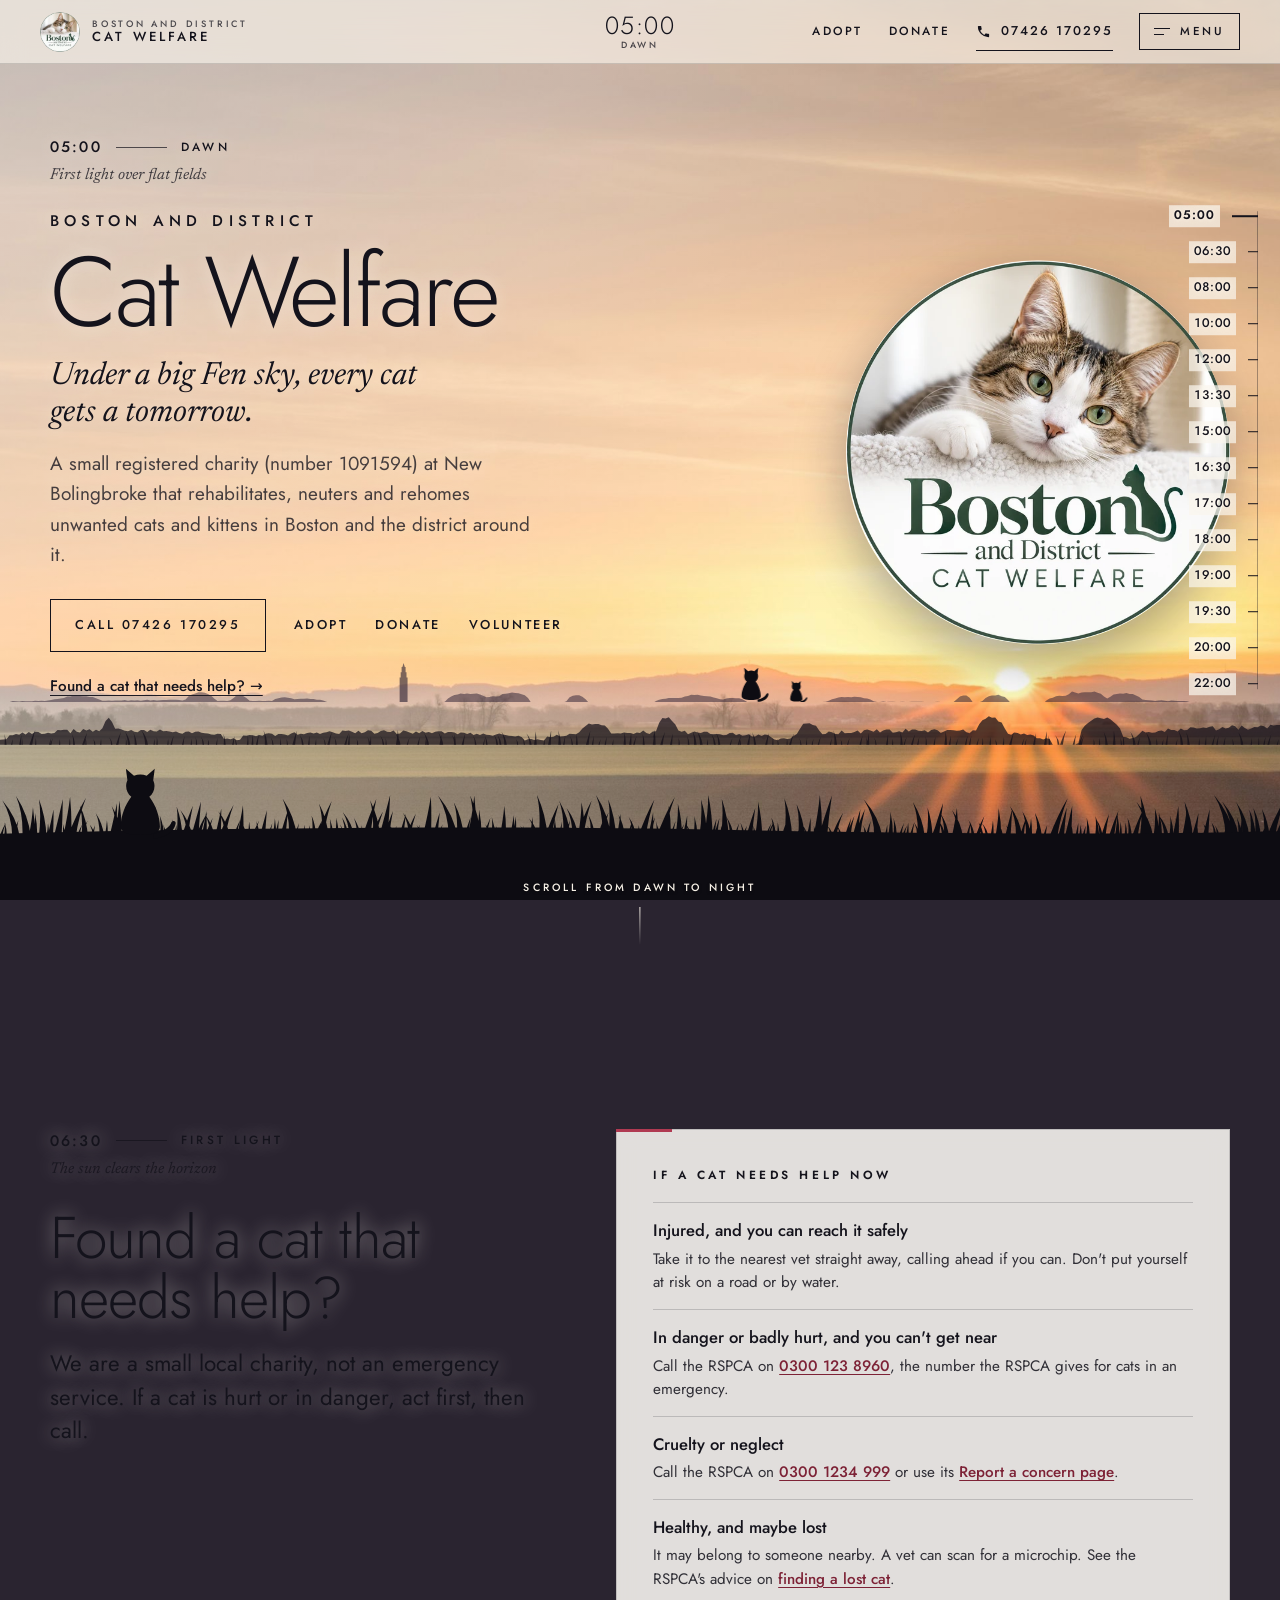
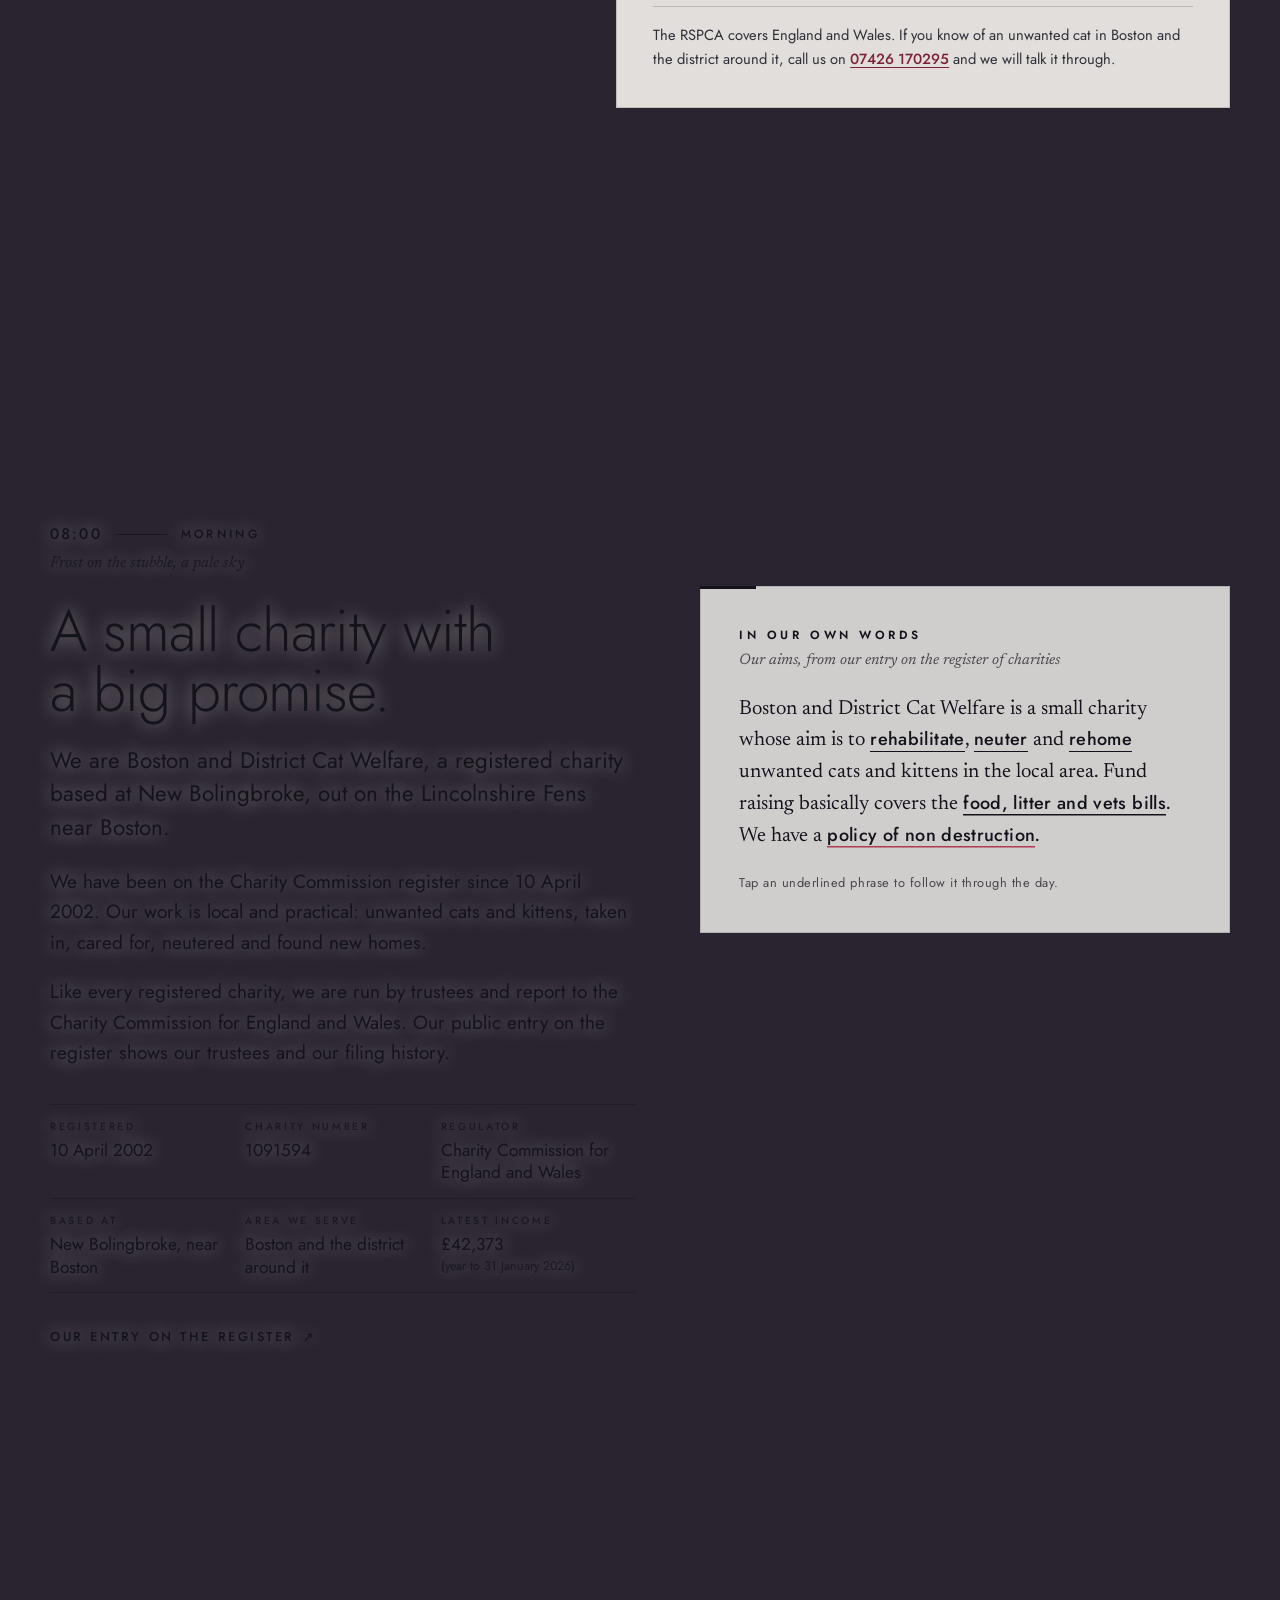
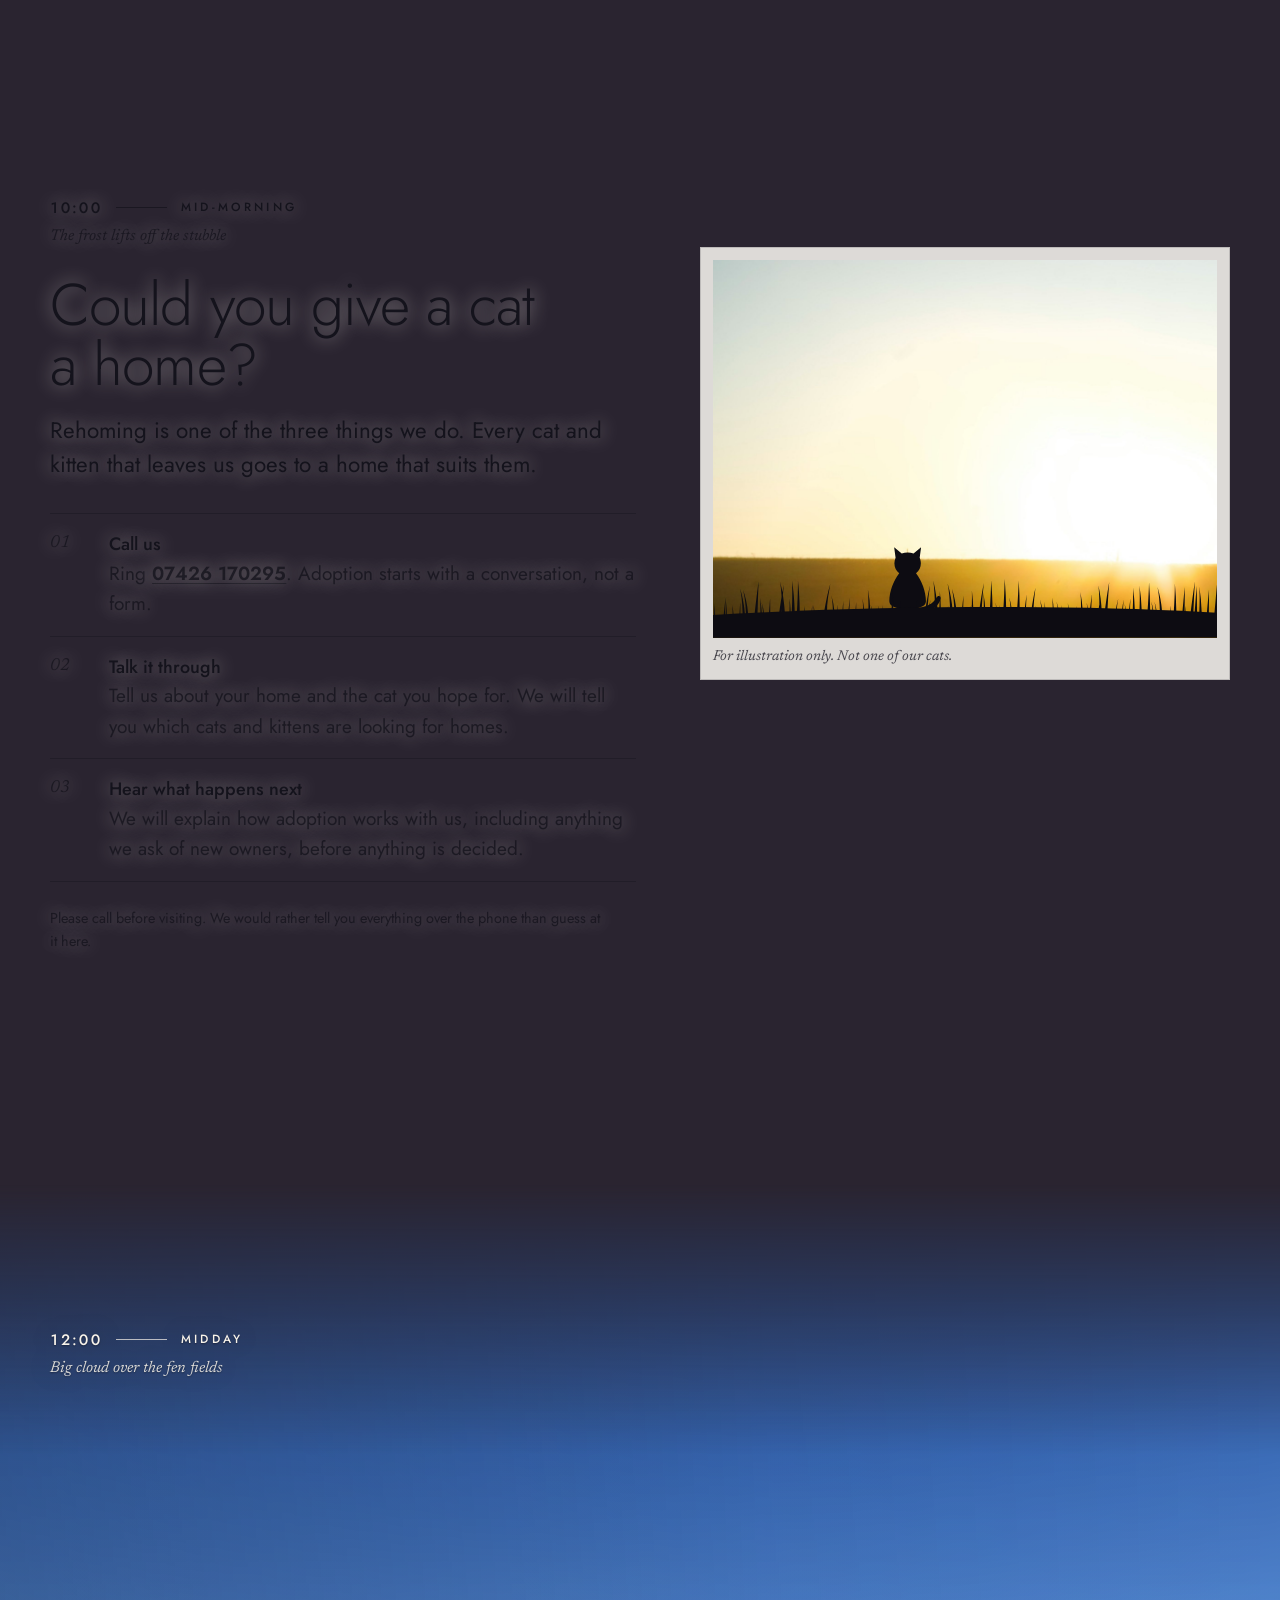
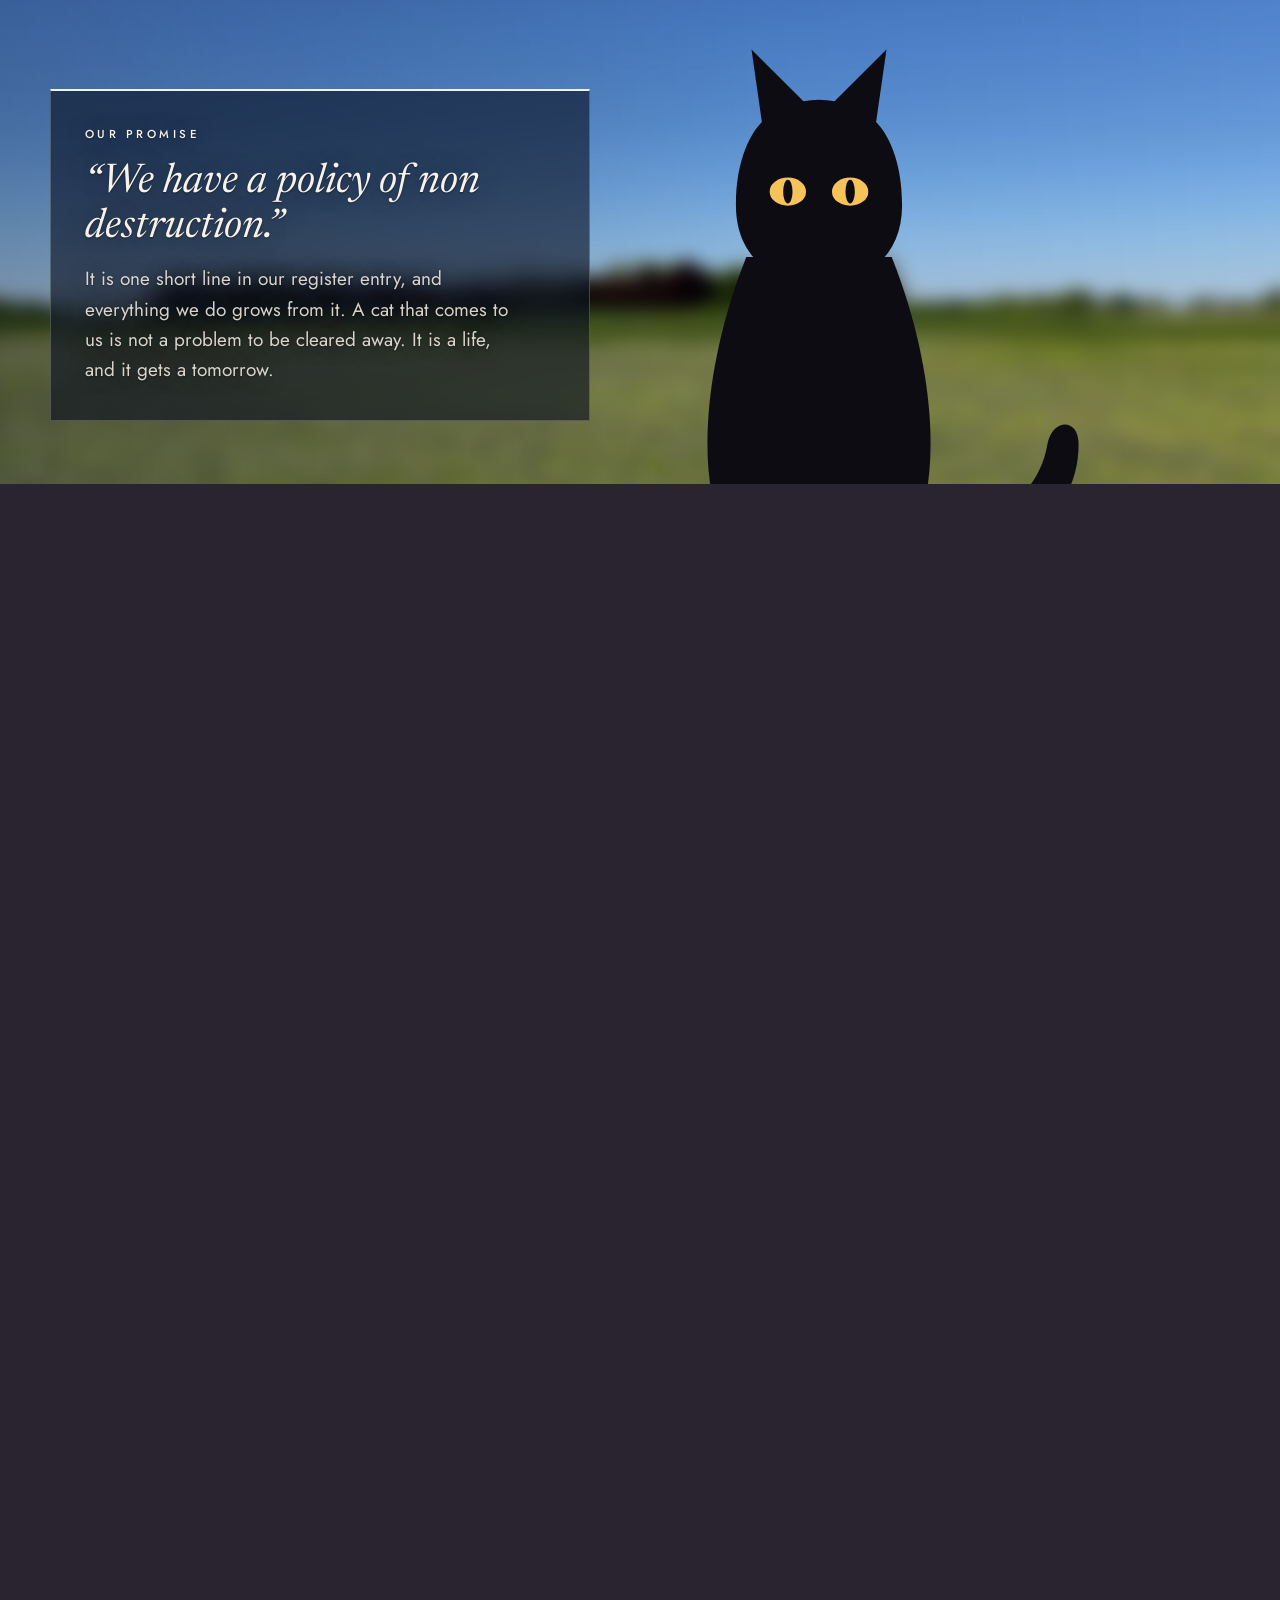
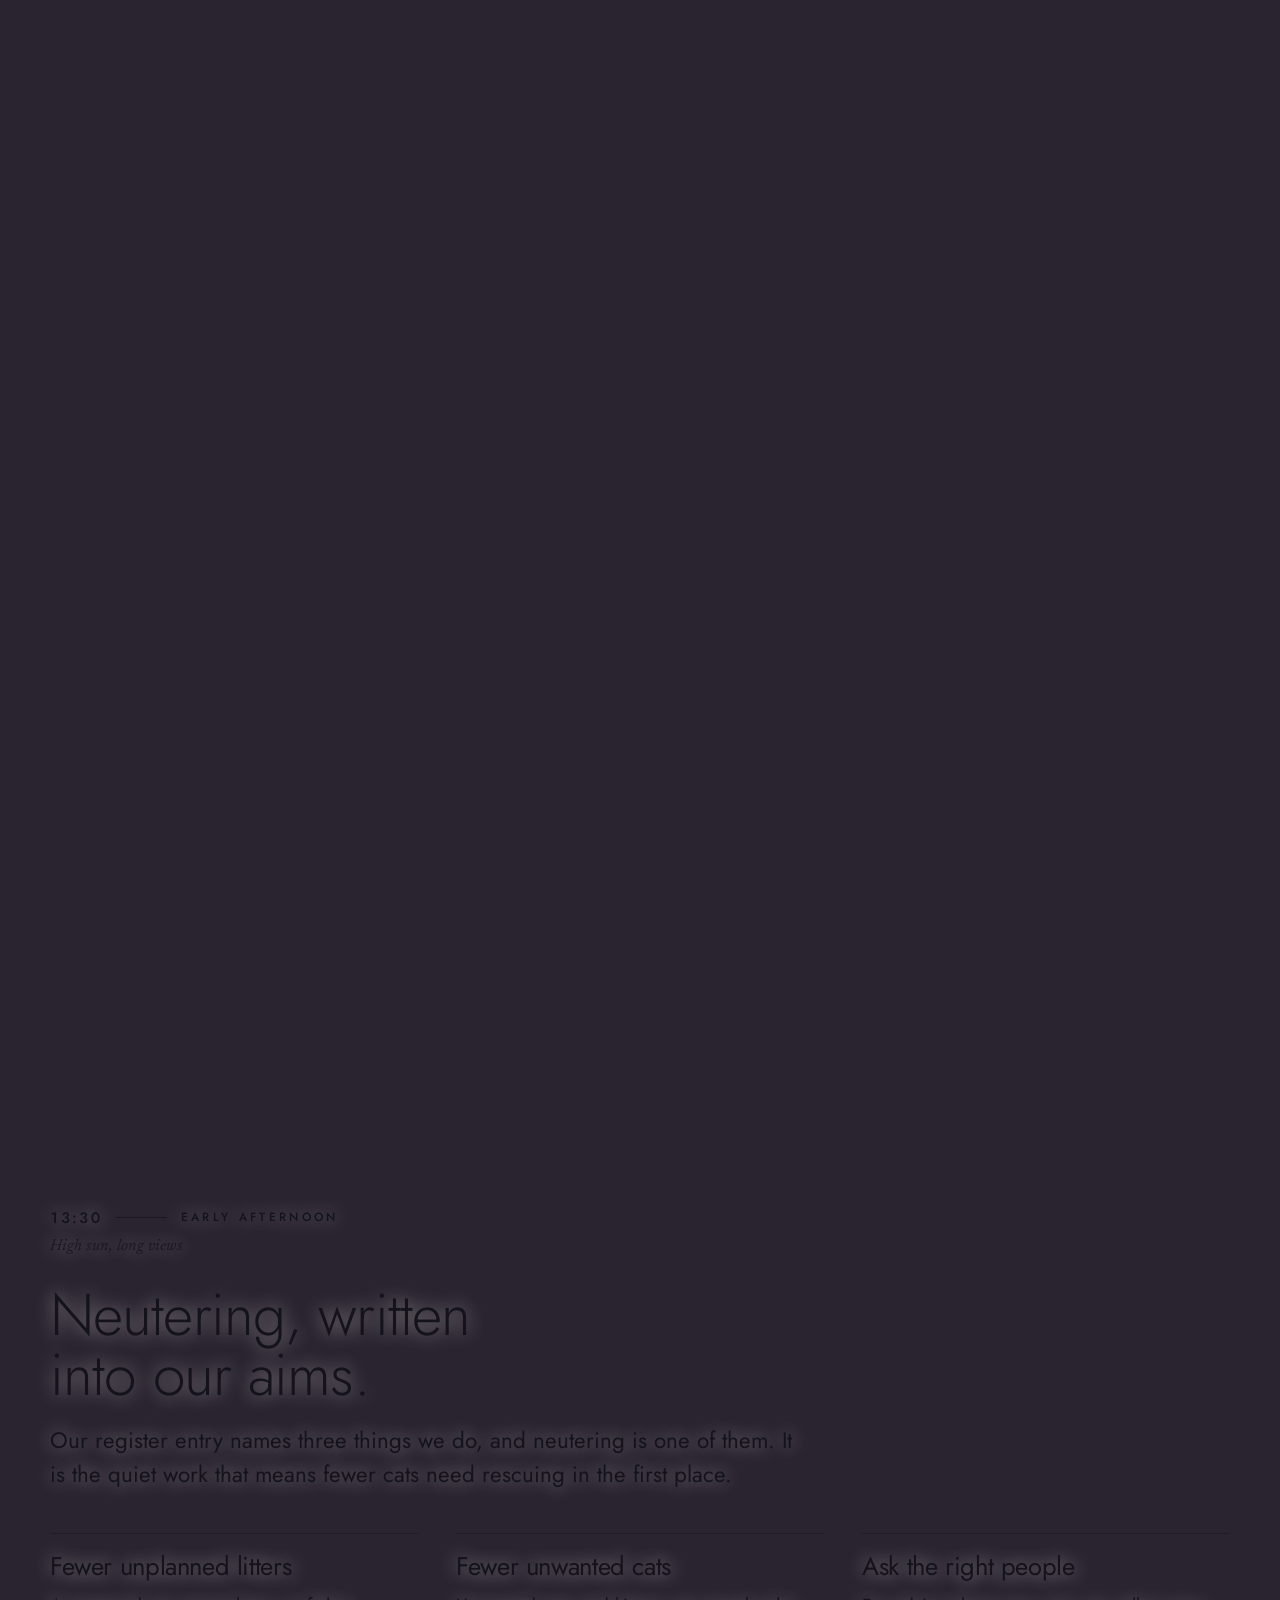
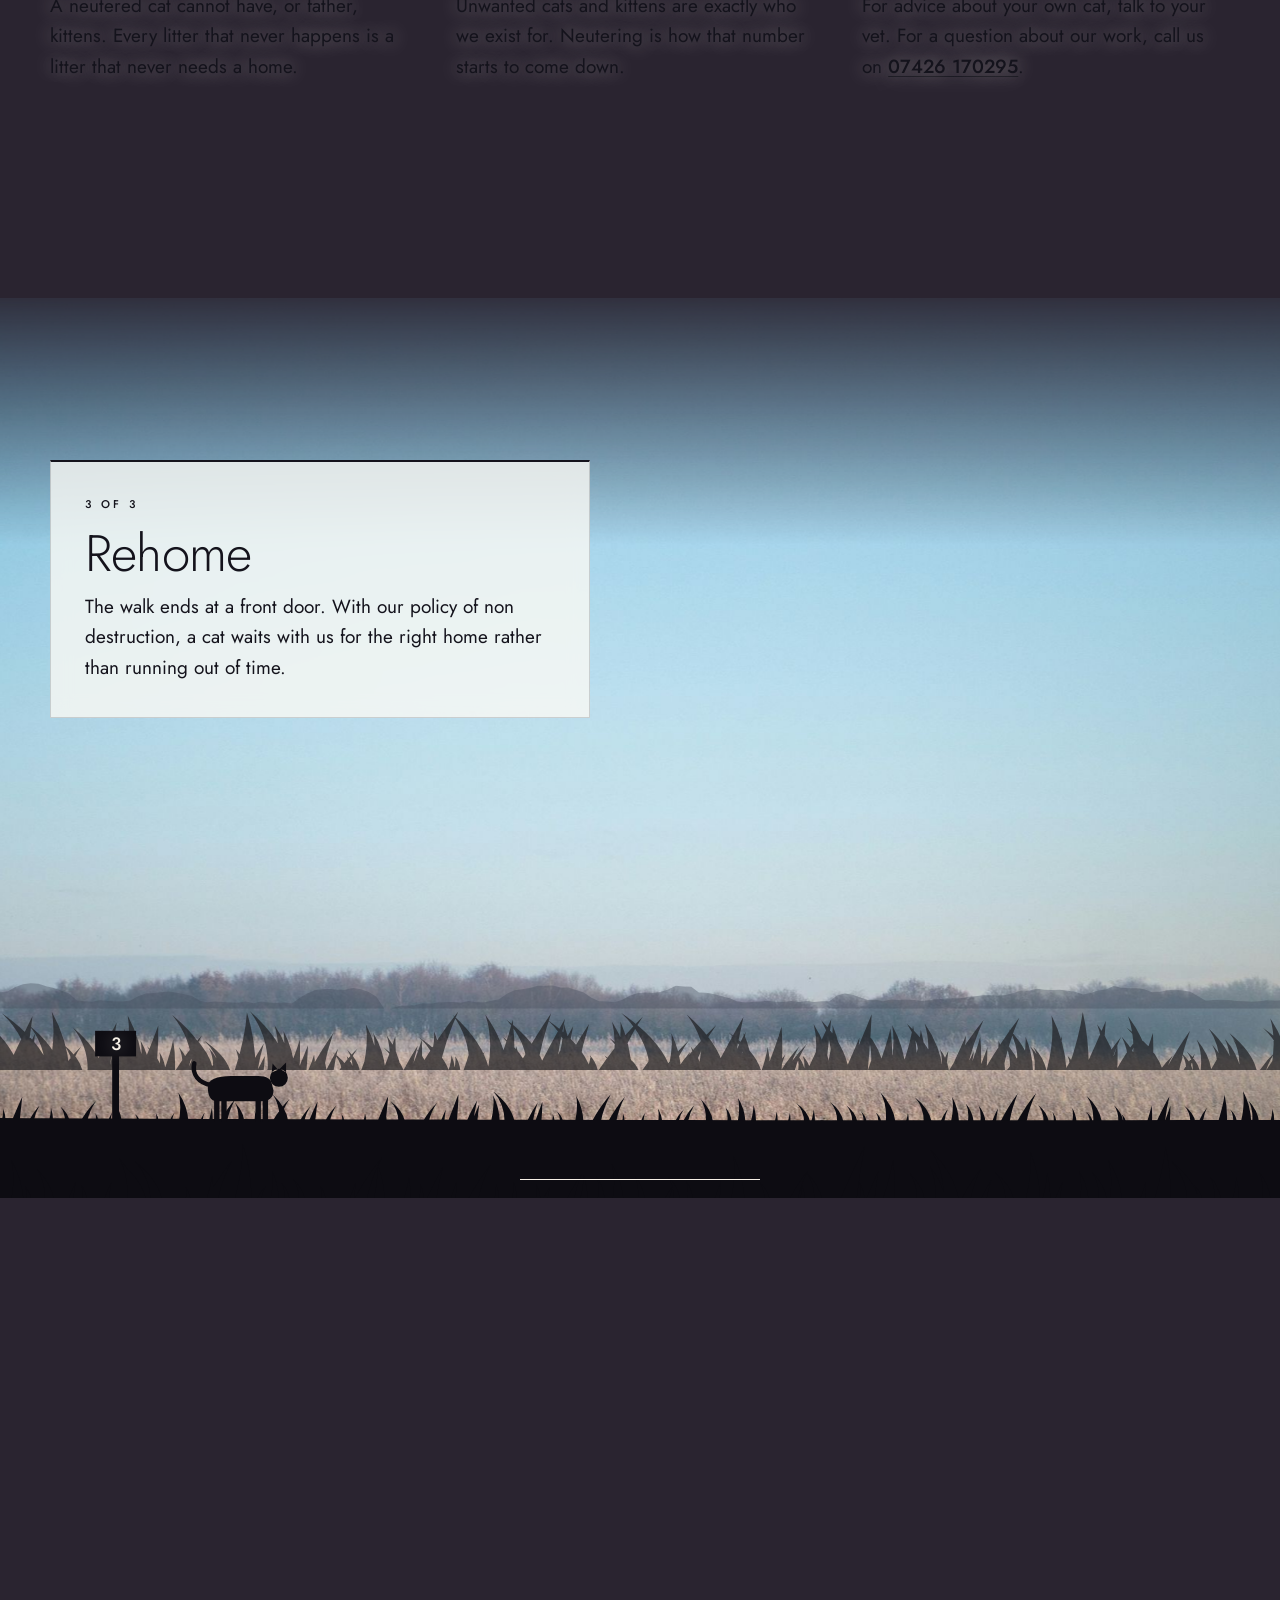
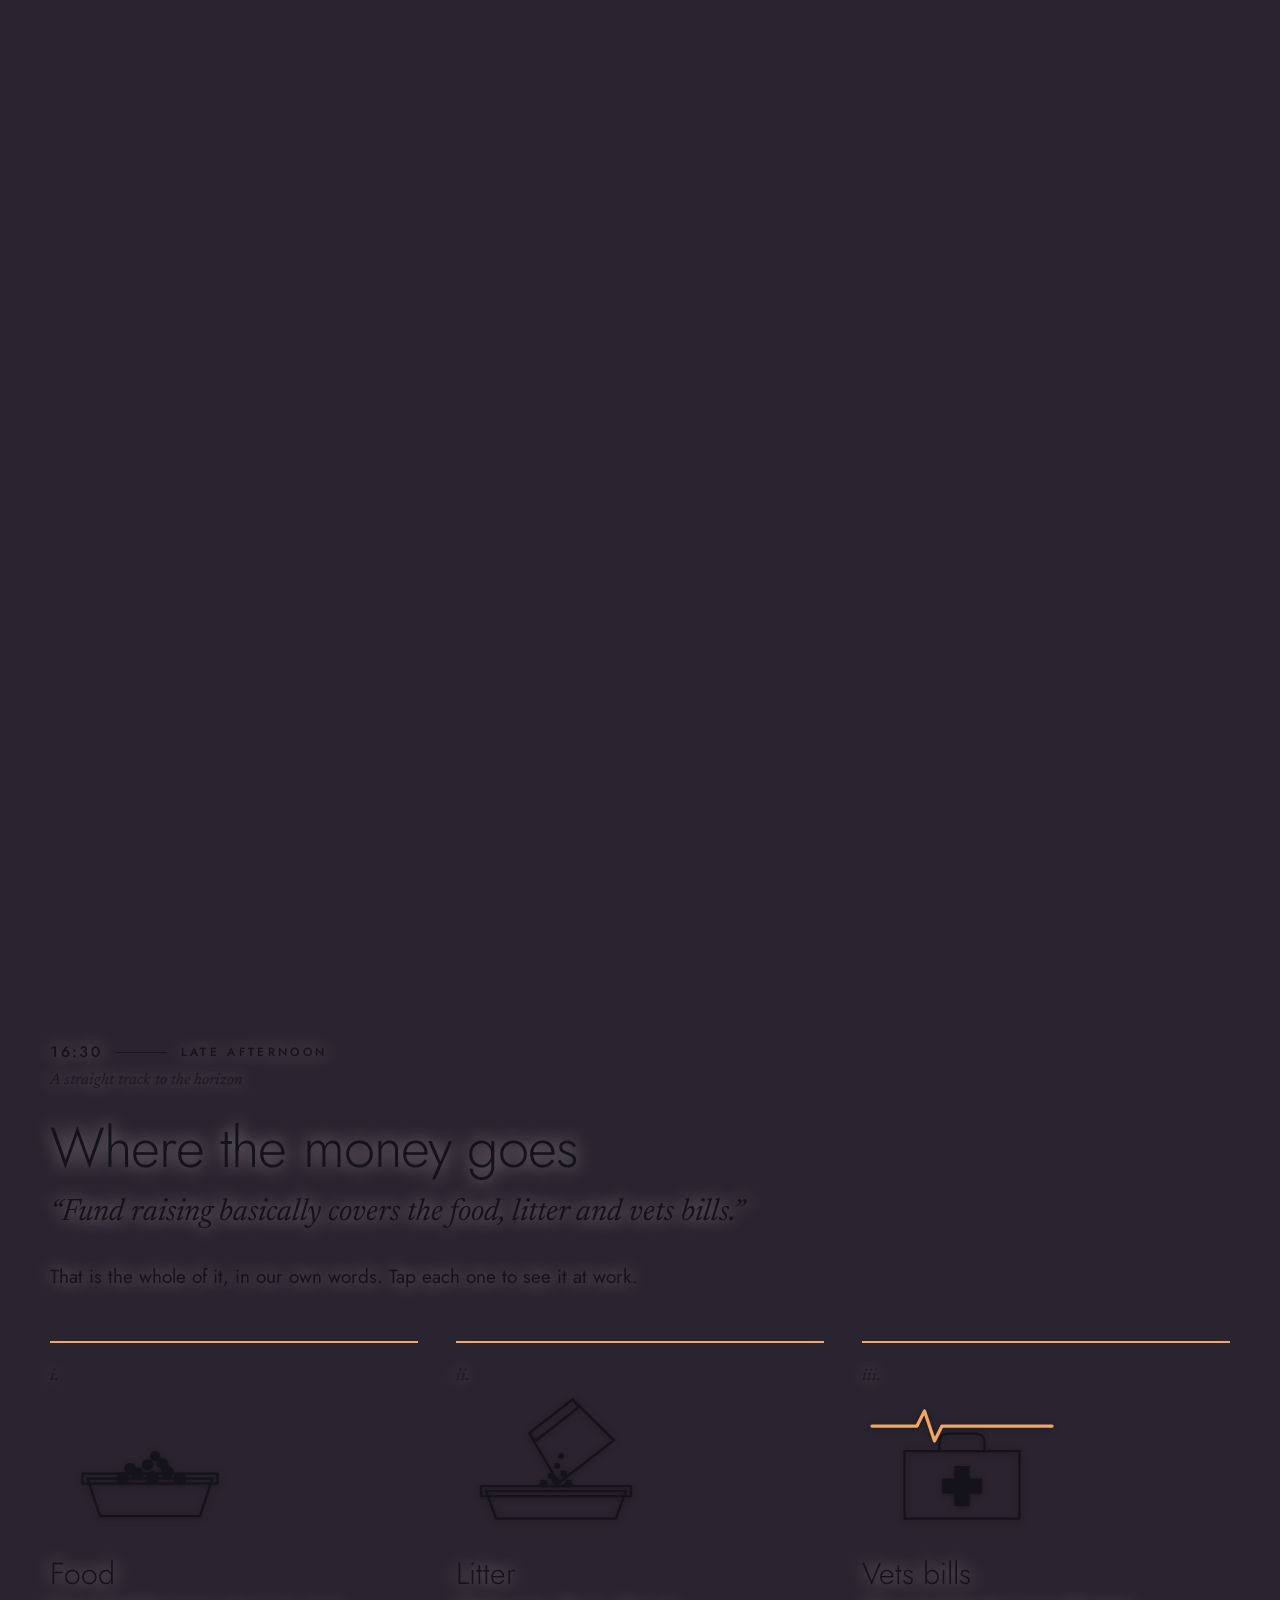
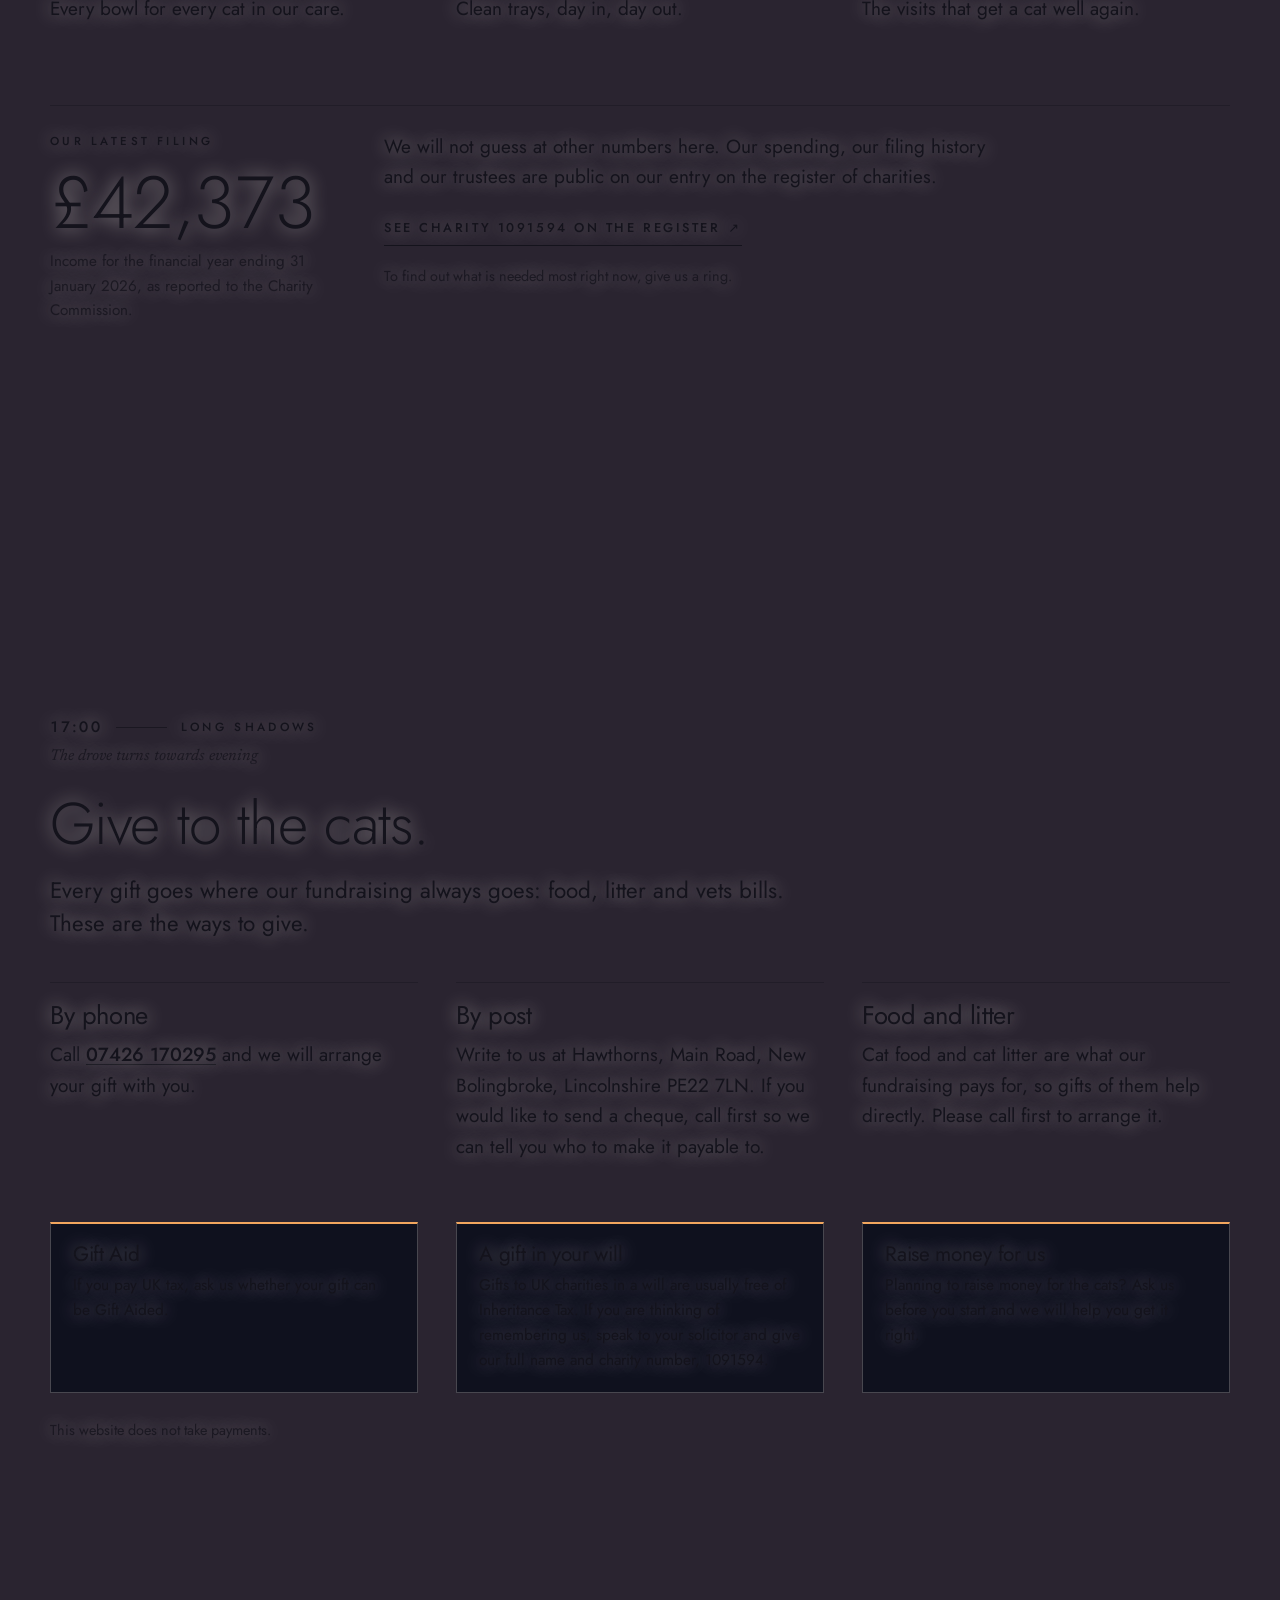
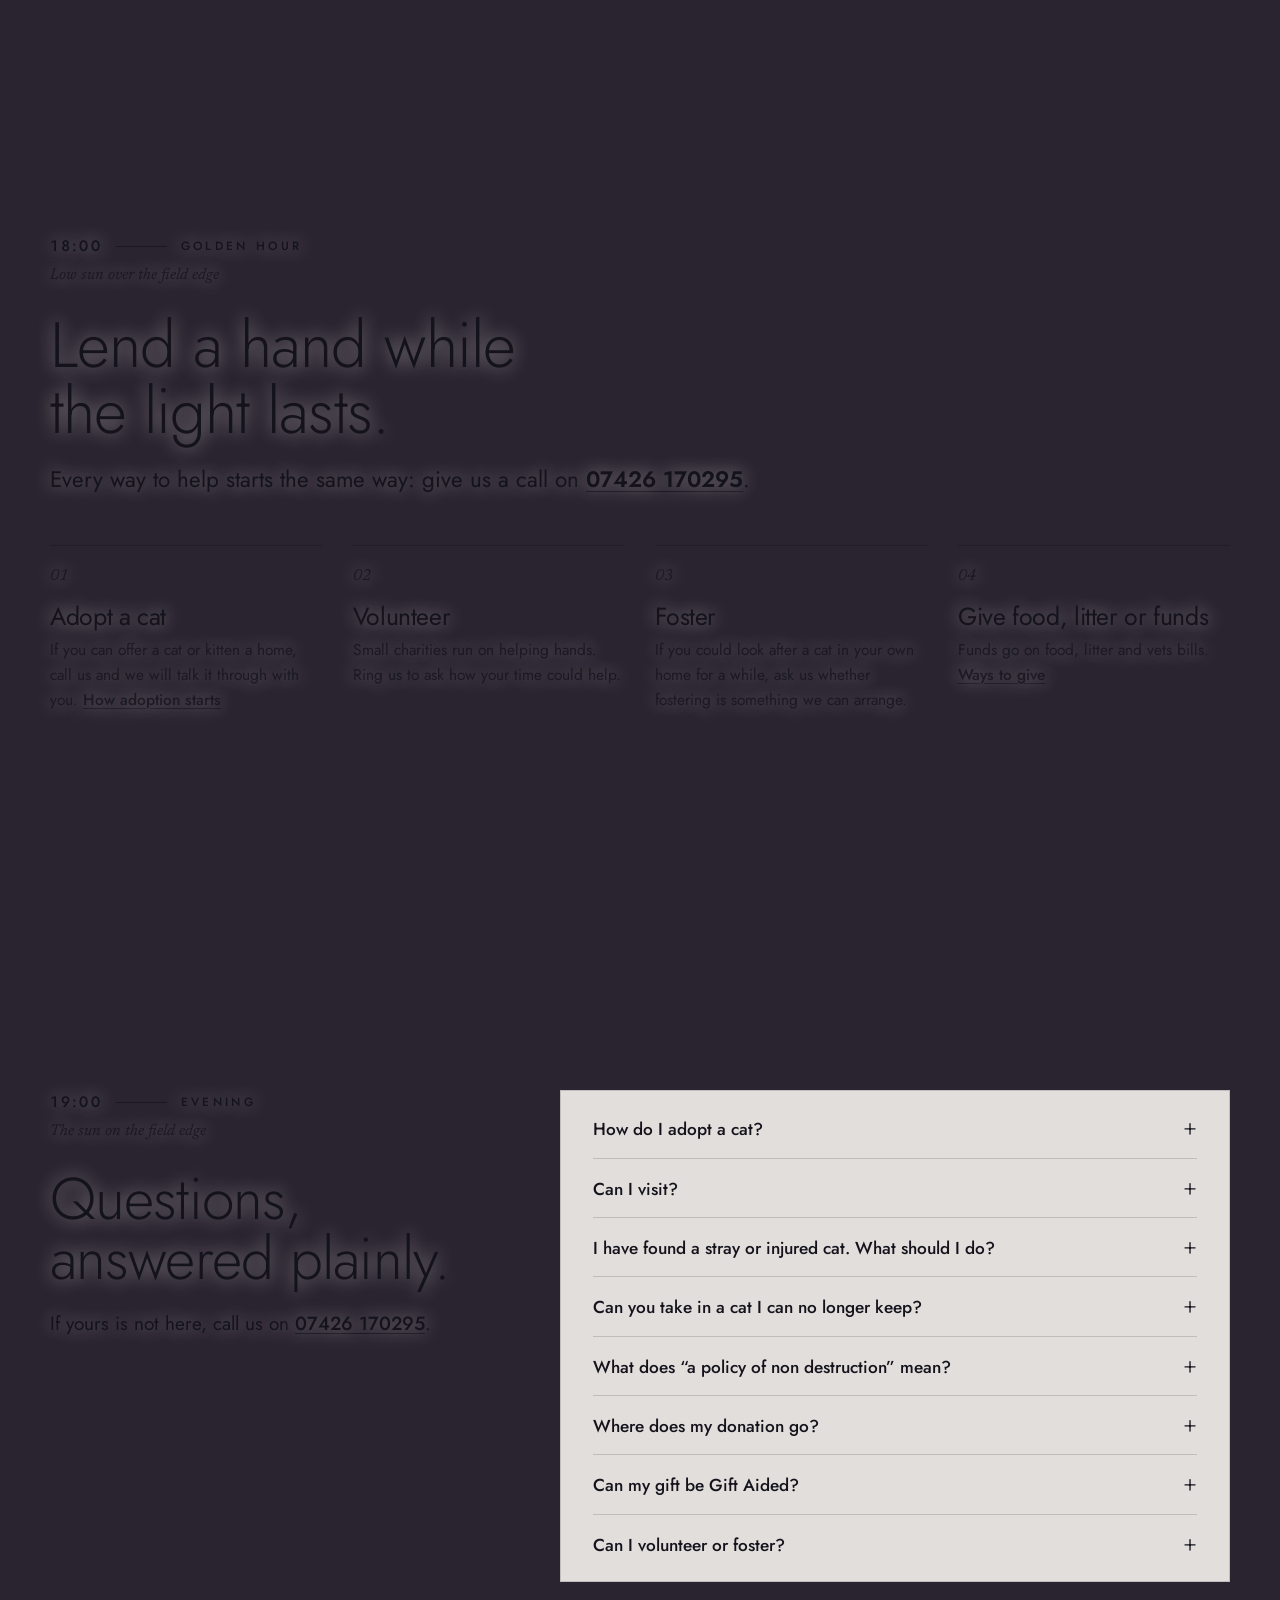
<file: index.html>
<!doctype html>
<html lang="en-GB" data-ai-images="off">
<head>
<meta charset="utf-8">
<meta name="viewport" content="width=device-width, initial-scale=1, viewport-fit=cover">
<title>Boston and District Cat Welfare · Big sky, small paws</title>
<meta name="description" content="Boston and District Cat Welfare is a small registered charity (1091594) at New Bolingbroke, near Boston in the Lincolnshire Fens. We rehabilitate, neuter and rehome unwanted cats and kittens, with a policy of non destruction.">
<meta name="theme-color" content="#c99a78">
<meta property="og:type" content="website">
<meta property="og:locale" content="en_GB">
<meta property="og:site_name" content="Boston and District Cat Welfare">
<meta property="og:title" content="Boston and District Cat Welfare · Big sky, small paws">
<meta property="og:description" content="A small Fen charity that rehabilitates, neuters and rehomes unwanted cats and kittens. Under a big Fen sky, every cat gets a tomorrow.">
<meta property="og:image" content="https://bostoncatwelfare.com/assets/og-hero-v1.jpg?v=1">
<meta property="og:image:type" content="image/jpeg">
<meta property="og:image:width" content="1800">
<meta property="og:image:height" content="945">
<meta property="og:image:alt" content="Two black cat silhouettes sit on a flat horizon watching the sun rise over farmland, beside the words Boston and District Cat Welfare.">
<meta name="twitter:card" content="summary_large_image">
<meta name="twitter:image" content="https://bostoncatwelfare.com/assets/og-hero-v1.jpg?v=1">
<link rel="icon" href="assets/brand/bdcw-icon-128.png" type="image/png">
<link rel="apple-touch-icon" href="assets/brand/apple-touch-icon.png">
<link rel="preload" as="image" href="assets/photo/0500-dawn.jpg" fetchpriority="high">
<link rel="preconnect" href="https://fonts.googleapis.com">
<link rel="preconnect" href="https://fonts.gstatic.com" crossorigin>
<link href="https://fonts.googleapis.com/css2?family=Jost:wght@300;400;500;600&family=Newsreader:ital,opsz,wght@1,6..72,400&display=swap" rel="stylesheet">
<link rel="stylesheet" href="assets/site.css">
<script type="application/ld+json">
{
  "@context": "https://schema.org",
  "@type": "NGO",
  "name": "Boston and District Cat Welfare",
  "description": "A small charity whose aim is to rehabilitate, neuter and rehome unwanted cats and kittens in the local area, with a policy of non destruction.",
  "telephone": "+44 7426 170295",
  "address": {
    "@type": "PostalAddress",
    "streetAddress": "Hawthorns, Main Road",
    "addressLocality": "New Bolingbroke",
    "addressRegion": "Lincolnshire",
    "postalCode": "PE22 7LN",
    "addressCountry": "GB"
  },
  "areaServed": "Boston and district, Lincolnshire",
  "identifier": {
    "@type": "PropertyValue",
    "propertyID": "Registered charity number (Charity Commission for England and Wales)",
    "value": "1091594"
  },
  "sameAs": "https://register-of-charities.charitycommission.gov.uk/charity-search/-/charity-details/1091594"
}
</script>
</head>
<body>
<a class="skip" href="#top">Skip to content</a>

<!-- Shared art: the drawn cut-outs reused across the page -->
<svg width="0" height="0" style="position:absolute" aria-hidden="true" focusable="false">
  <defs>
    <symbol id="cat-back" viewBox="40 44 56 64">
      <path d="M60 104c-9.5 0-15.5-2-15.5-6.5 0-7.6 3.4-17.4 8.4-23.6-2.6-2-4.1-5-4.1-8.5 0-1.7.4-3.3 1-4.7l-1.2-8.9 6.4 5.4c1.6-.7 3.3-1 5-1s3.4.3 5 1l6.4-5.4-1.2 8.9c.6 1.4 1 3 1 4.7 0 3.5-1.5 6.5-4.1 8.5 5 6.2 8.4 16 8.4 23.6 0 4.5-6 6.5-15.5 6.5z"/>
    </symbol>
    <symbol id="cat-walk" viewBox="-4 -8 128 82">
      <g stroke-linecap="round">
        <path class="w-tail" fill="none" stroke="currentColor" stroke-width="5" d="M28 24C14 22 6 12 9 0"/>
        <path class="leg leg-a" stroke="currentColor" stroke-width="6" d="M34 34V70"/><path class="leg leg-b" stroke="currentColor" stroke-width="6" d="M42 34V70"/>
        <path class="leg leg-b" stroke="currentColor" stroke-width="6" d="M80 34V70"/><path class="leg leg-a" stroke="currentColor" stroke-width="6" d="M88 34V70"/>
        <path fill="currentColor" d="M24 26C24 18 34 14 50 14H80C90 14 94 18 95 22L97 30C97 38 92 42 84 42H34C27 42 24 36 24 26Z"/>
        <path fill="currentColor" d="M93 16a10 10 0 1 0 20 0 10 10 0 1 0-20 0Z M95 10l1-10 6 7Z M104 6l7-7v11Z"/>
      </g>
    </symbol>
    <!-- a tiny church tower with an octagonal lantern, for the far horizon at dawn -->
    <symbol id="far-tower" viewBox="0 0 20 60">
      <path d="M4 60V22h1.6V14h1.4V6h1.2L10 0l1.8 6H13v8h1.4v8H16v38Z"/>
    </symbol>
    <!-- a tower mill with its sails, for the far horizon at dusk -->
    <symbol id="far-mill" viewBox="0 0 60 60">
      <path d="M24 60l2.4-30h7.2L36 60Z M25.6 30a4.4 4.4 0 0 1 8.8 0Z"/>
      <path d="M30 27L12 9l1.6-1.6L31.6 25.4Z M30 27L48 9l-1.6-1.6L28.4 25.4Z M30 27L12 45l1.6 1.6L31.6 28.6Z M30 27L48 45l-1.6 1.6L28.4 28.6Z"/>
    </symbol>
    <!-- the reflection's ripple: noise that changes fast top to bottom, slowly side to side -->
    <filter id="dyke-ripple" x="-4%" y="-4%" width="108%" height="108%" color-interpolation-filters="sRGB">
      <feTurbulence data-ripn type="fractalNoise" baseFrequency="0.006 0.07" numOctaves="2" seed="4" result="n"/>
      <feDisplacementMap data-ripd in="SourceGraphic" in2="n" scale="7" xChannelSelector="R" yChannelSelector="G"/>
    </filter>
  </defs>
</svg>

<!-- The sky: photographs of one flat-country day, crossfaded by script as you scroll.
     Every photo is cropped so its horizon sits at 78% of its height, so the horizon never moves.
     data-ai holds the path of the AI photograph that will replace each one (see README, "AI images"). -->
<div class="sky" aria-hidden="true">
  <img class="ph on" data-ph="0" src="assets/photo/0500-dawn.jpg" data-ai="assets/ai/sky-0500-dawn.jpg" width="2400" height="1350" style="--px:72%" decoding="async" fetchpriority="high" alt="">
  <img class="ph" data-ph="1" data-src="assets/photo/0800-morning.jpg" data-ai="assets/ai/sky-0800-frost.jpg" width="2400" height="1350" decoding="async" alt="">
  <img class="ph" data-ph="2" data-src="assets/photo/1200-midday.jpg" data-ai="assets/ai/sky-1200-cumulus.jpg" width="2400" height="1351" decoding="async" alt="">
  <img class="ph" data-ph="3" data-src="assets/photo/1500-reeds.jpg" data-ai="assets/ai/sky-1500-dyke.jpg" width="2400" height="1350" decoding="async" alt="">
  <img class="ph" data-ph="4" data-src="assets/photo/1630-drove.jpg" data-ai="assets/ai/sky-1630-drove.jpg" width="2400" height="1350" style="--px:50%" decoding="async" alt="">
  <img class="ph" data-ph="5" data-src="assets/photo/1800-golden.jpg" data-ai="assets/ai/sky-1800-stump.jpg" width="2400" height="1655" style="--px:70%" decoding="async" alt="">
  <img class="ph" data-ph="6" data-src="assets/photo/2000-dusk.jpg" data-ai="assets/ai/sky-2000-sluice.jpg" width="2400" height="1600" decoding="async" alt="">
  <img class="ph" data-ph="7" data-src="assets/photo/2200-night.jpg" data-ai="assets/ai/sky-2200-mill.jpg" width="2400" height="1350" style="--px:68%" decoding="async" alt="">
  <div class="veil" data-veil></div>
  <!-- dawn depth, far layer: a hazy tree line and a tiny church tower that sink behind the horizon as the day lifts -->
  <div class="far-band" data-far>
    <svg viewBox="0 0 2400 60" preserveAspectRatio="none"><path data-ridge="7,2400,60,2,7,26,9,26"/></svg>
    <svg class="far-tower" viewBox="0 0 20 60"><use href="#far-tower"/></svg>
  </div>
  <!-- the black cut-out cats live on the horizon line of every photo -->
  <div class="horizon" data-horizon>
    <div class="hz-cat" data-hzcat>
      <svg class="hz-walk" viewBox="-4 -8 128 82"><use href="#cat-walk"/></svg>
      <svg class="hz-sit" viewBox="40 44 56 64"><use href="#cat-back" x="40" y="44" width="56" height="64"/><path class="tail" d="M70 103c6-.6 12-3.6 14.4-8.4 1-2.4 3.9-2 3.5.6-1.2 6.8-8 11-17.4 11.6z"/></svg>
    </div>
    <div class="hz-cat hz-kit" data-hzkit>
      <svg class="hz-walk" viewBox="-4 -8 128 82"><use href="#cat-walk"/></svg>
      <svg class="hz-sit" viewBox="40 44 56 64"><use href="#cat-back" x="40" y="44" width="56" height="64"/><path class="tail tail-k" d="M70 103c6-.6 12-3.6 14.4-8.4 1-2.4 3.9-2 3.5.6-1.2 6.8-8 11-17.4 11.6z"/></svg>
    </div>
  </div>
</div>

<!-- The land: a second copy of the photos, clipped to below the horizon and laid over the text,
     so words sink into the fields as you scroll instead of crossing them. Filled by script. -->
<div class="land" data-land aria-hidden="true"></div>

<header class="bar" data-bar>
  <a class="bar-brand" href="#top" aria-label="Boston and District Cat Welfare, back to the top">
    <img class="brand-logo" src="assets/brand/bdcw-logo-120.webp" alt="" width="34" height="34">
    <span><small>Boston and District</small>Cat Welfare</span>
  </a>
  <p class="bar-clock" aria-hidden="true"><b data-clock>05:00</b><span data-clockname>Dawn</span></p>
  <div class="bar-end">
    <a class="bar-link" href="#adopt">Adopt</a>
    <a class="bar-link" href="#donate">Donate</a>
    <a class="bar-call" href="tel:+447426170295" aria-label="Call 07426 170295"><svg viewBox="0 0 24 24" aria-hidden="true"><path d="M6.6 10.8a15.2 15.2 0 0 0 6.6 6.6l2.2-2.2c.3-.3.7-.4 1-.2 1.1.4 2.3.6 3.6.6.6 0 1 .4 1 1V20c0 .6-.4 1-1 1A17 17 0 0 1 3 4c0-.6.4-1 1-1h3.5c.6 0 1 .4 1 1 0 1.3.2 2.5.6 3.6.1.3 0 .7-.2 1z"/></svg><span>07426 170295</span></a>
    <button class="bar-menu" type="button" aria-expanded="false" aria-controls="menu" data-menu-open><span class="bar-menu-lines" aria-hidden="true"><i></i><i></i></span><span class="bar-menu-t">Menu</span></button>
  </div>
  <i class="bar-progress" aria-hidden="true"><i data-dayline></i></i>
</header>

<!-- The menu: the hours of the day as a timetable -->
<div class="menu" id="menu" role="dialog" aria-modal="true" aria-label="Site menu" hidden data-menu>
  <div class="menu-in">
    <div class="menu-top">
      <p class="menu-k">The day at a glance</p>
      <button class="menu-close" type="button" data-menu-close>Close <span aria-hidden="true">×</span></button>
    </div>
    <nav aria-label="Main">
      <ol class="menu-list">
        <li><a href="#top"><b>05:00</b>Home</a></li>
        <li><a href="#found"><b>06:30</b>Found a cat?</a></li>
        <li><a href="#who"><b>08:00</b>Who we are</a></li>
        <li><a href="#adopt"><b>10:00</b>Adopt a cat</a></li>
        <li><a href="#promise"><b>12:00</b>Our promise</a></li>
        <li><a href="#neutering"><b>13:30</b>Neutering</a></li>
        <li><a href="#help"><b>15:00</b>What we do</a></li>
        <li><a href="#costs"><b>16:30</b>Where the money goes</a></li>
        <li><a href="#donate"><b>17:00</b>Donate</a></li>
        <li><a href="#ways"><b>18:00</b>Volunteer and help</a></li>
        <li><a href="#faq"><b>19:00</b>Questions</a></li>
        <li><a href="#contact"><b>19:30</b>Contact</a></li>
        <li><a href="#partners"><b>20:00</b>Partners</a></li>
        <li><a href="policies.html"><b>&nbsp;</b>Policies</a></li>
      </ol>
    </nav>
    <a class="btn menu-call" href="tel:+447426170295">Call 07426 170295</a>
  </div>
</div>

<nav class="rail" aria-label="Times of day">
  <a href="#top" data-rail="0"><b>05:00</b><span>Dawn</span></a>
  <a href="#found" data-rail="1"><b>06:30</b><span>Found a cat?</span></a>
  <a href="#who" data-rail="2"><b>08:00</b><span>Who we are</span></a>
  <a href="#adopt" data-rail="3"><b>10:00</b><span>Adopt</span></a>
  <a href="#promise" data-rail="4"><b>12:00</b><span>Our promise</span></a>
  <a href="#neutering" data-rail="5"><b>13:30</b><span>Neutering</span></a>
  <a href="#help" data-rail="6"><b>15:00</b><span>What we do</span></a>
  <a href="#costs" data-rail="7"><b>16:30</b><span>The money</span></a>
  <a href="#donate" data-rail="8"><b>17:00</b><span>Donate</span></a>
  <a href="#ways" data-rail="9"><b>18:00</b><span>Help</span></a>
  <a href="#faq" data-rail="10"><b>19:00</b><span>Questions</span></a>
  <a href="#contact" data-rail="11"><b>19:30</b><span>Contact</span></a>
  <a href="#partners" data-rail="12"><b>20:00</b><span>Partners</span></a>
  <a href="#night" data-rail="13"><b>22:00</b><span>Goodnight</span></a>
</nav>

<main id="top" tabindex="-1">

<!-- ======================================================= 05:00 DAWN / HERO -->
<section class="hero ink-dark" data-sky="0" data-ink="auto" aria-labelledby="hero-title">
  <div class="wrap hero-in">
    <p class="cap"><b>05:00</b><span>Dawn</span><em>First light over flat fields</em></p>
    <h1 id="hero-title"><span class="h1-small">Boston and District</span> Cat Welfare</h1>
    <p class="pledge">Under a big Fen sky, every cat gets a&nbsp;tomorrow.</p>
    <p class="hero-sub">A small registered charity (number 1091594) at New Bolingbroke that rehabilitates, neuters and rehomes unwanted cats and kittens in Boston and the district around it.</p>
    <div class="hero-cta">
      <a class="btn" href="tel:+447426170295">Call 07426 170295</a>
      <a class="tlink" href="#adopt">Adopt</a>
      <a class="tlink" href="#donate">Donate</a>
      <a class="tlink" href="#ways">Volunteer</a>
    </div>
    <p class="hero-urgent"><a href="#found">Found a cat that needs help? <span aria-hidden="true">→</span></a></p>
  </div>
  <img class="hero-logo" src="assets/brand/bdcw-logo-640.webp" alt="Boston and District Cat Welfare logo" width="640" height="640" fetchpriority="high">
  <!-- dawn depth, mid and near layers: a cut hedge along a drain, then the near bank with a cat watching the sun -->
  <div class="depth depth-dawn" data-depth-dawn aria-hidden="true">
    <div class="dl dl-mid" data-s="0.2">
      <svg viewBox="0 0 2400 80" preserveAspectRatio="none"><path data-ridge="31,2400,80,26,40,7,46,62"/><path data-grass="0,2400,78,10,30,180,12"/></svg>
    </div>
    <div class="dl dl-near" data-s="0.5">
      <svg class="near-ground" viewBox="0 0 1600 160" preserveAspectRatio="none"><path data-grass="0,1600,64,14,60,260,21"/><path d="M0 62C300 52 640 50 900 56S1400 64 1600 58V160H0Z"/></svg>
      <svg class="near-cat" viewBox="40 44 56 64"><use href="#cat-back" x="40" y="44" width="56" height="64"/><path class="tail" d="M70 103c6-.6 12-3.6 14.4-8.4 1-2.4 3.9-2 3.5.6-1.2 6.8-8 11-17.4 11.6z"/></svg>
    </div>
  </div>
  <a class="scroll-cue" href="#found" data-cue><span>Scroll from dawn to night</span><i aria-hidden="true"></i></a>
</section>

<!-- ======================================================= 06:30 FIRST LIGHT / FOUND A CAT? -->
<section class="hour found-sec ink-dark" id="found" data-sky="1" data-ink="auto" aria-labelledby="found-title">
  <div class="wrap found-grid">
    <div>
      <p class="cap"><b>06:30</b><span>First light</span><em>The sun clears the horizon</em></p>
      <h2 id="found-title">Found a cat that needs help?</h2>
      <p class="big">We are a small local charity, not an emergency service. If a cat is hurt or in danger, act first, then call.</p>
    </div>
    <div class="note" role="note" aria-labelledby="found-k">
      <p class="note-k" id="found-k">If a cat needs help now</p>
      <ol class="note-list">
        <li><b>Injured, and you can reach it safely</b><span>Take it to the nearest vet straight away, calling ahead if you can. Don't put yourself at risk on a road or by water.</span></li>
        <li><b>In danger or badly hurt, and you can't get near</b><span>Call the RSPCA on <a href="tel:+443001238960">0300 123 8960</a>, the number the RSPCA gives for cats in an emergency.</span></li>
        <li><b>Cruelty or neglect</b><span>Call the RSPCA on <a href="tel:+443001234999">0300 1234 999</a> or use its <a href="https://www.rspca.org.uk/reportaconcern" rel="noopener" target="_blank">Report a concern page<span class="sr-only"> (opens in a new tab)</span></a>.</span></li>
        <li><b>Healthy, and maybe lost</b><span>It may belong to someone nearby. A vet can scan for a microchip. See the RSPCA's advice on <a href="https://www.rspca.org.uk/adviceandwelfare/pets/lost/cat" rel="noopener" target="_blank">finding a lost cat<span class="sr-only"> (opens in a new tab)</span></a>.</span></li>
      </ol>
      <p class="note-foot">The RSPCA covers England and Wales. If you know of an unwanted cat in Boston and the district around it, call us on <a href="tel:+447426170295">07426 170295</a> and we will talk it through.</p>
    </div>
  </div>
</section>

<!-- ======================================================= 08:00 MORNING / WHO WE ARE -->
<section class="who ink-dark" id="who" data-sky="2" data-ink="auto" aria-labelledby="who-title">
  <div class="wrap who-grid">
    <div class="who-text">
      <p class="cap"><b>08:00</b><span>Morning</span><em>Frost on the stubble, a pale sky</em></p>
      <h2 id="who-title">A small charity with a big promise.</h2>
      <p class="big">We are Boston and District Cat Welfare, a registered charity based at New Bolingbroke, out on the Lincolnshire Fens near Boston.</p>
      <p>We have been on the Charity Commission register since 10 April 2002. Our work is local and practical: unwanted cats and kittens, taken in, cared for, neutered and found new homes.</p>
      <p>Like every registered charity, we are run by trustees and report to the Charity Commission for England and Wales. Our public entry on the register shows our trustees and our filing history.</p>
      <dl class="ledger">
        <div><dt>Registered</dt><dd>10 April 2002</dd></div>
        <div><dt>Charity number</dt><dd>1091594</dd></div>
        <div><dt>Regulator</dt><dd>Charity Commission for England and Wales</dd></div>
        <div><dt>Based at</dt><dd>New Bolingbroke, near Boston</dd></div>
        <div><dt>Area we serve</dt><dd>Boston and the district around it</dd></div>
        <div><dt>Latest income</dt><dd>£42,373 <small>(year to 31 January 2026)</small></dd></div>
      </dl>
      <p class="who-link"><a class="tlink" href="https://register-of-charities.charitycommission.gov.uk/charity-search/-/charity-details/1091594" rel="noopener" target="_blank">Our entry on the register <span aria-hidden="true">↗</span><span class="sr-only"> (opens in a new tab)</span></a></p>
    </div>
    <figure class="register" data-register>
      <figcaption><span class="register-k">In our own words</span><span class="register-s">Our aims, from our entry on the register of charities</span></figcaption>
      <blockquote>
        <p>Boston and District Cat Welfare is a small charity whose aim is to <a href="#help" class="mark" data-mark>rehabilitate</a>, <a href="#neutering" class="mark" data-mark>neuter</a> and <a href="#adopt" class="mark" data-mark>rehome</a> unwanted cats and kittens in the local area. Fund raising basically covers the <a href="#costs" class="mark" data-mark>food, litter and vets bills</a>. We have a <a href="#promise" class="mark mark-rose" data-mark>policy of non destruction</a>.</p>
      </blockquote>
      <p class="register-hint">Tap an underlined phrase to follow it through the day.</p>
    </figure>
  </div>
</section>

<!-- ======================================================= 10:00 MID-MORNING / ADOPT -->
<section class="hour adopt-sec ink-dark" id="adopt" data-sky="3" data-ink="auto" aria-labelledby="adopt-title">
  <div class="wrap adopt-grid">
    <div class="adopt-text">
      <p class="cap"><b>10:00</b><span>Mid-morning</span><em>The frost lifts off the stubble</em></p>
      <h2 id="adopt-title">Could you give a cat a home?</h2>
      <p class="big">Rehoming is one of the three things we do. Every cat and kitten that leaves us goes to a home that suits them.</p>
      <ol class="steps">
        <li><b>Call us</b><span>Ring <a href="tel:+447426170295">07426 170295</a>. Adoption starts with a conversation, not a form.</span></li>
        <li><b>Talk it through</b><span>Tell us about your home and the cat you hope for. We will tell you which cats and kittens are looking for homes.</span></li>
        <li><b>Hear what happens next</b><span>We will explain how adoption works with us, including anything we ask of new owners, before anything is decided.</span></li>
      </ol>
      <p class="fine">Please call before visiting. We would rather tell you everything over the phone than guess at it here.</p>
    </div>
    <figure class="frame">
      <div class="frame-img">
        <img src="assets/photo/1800-golden.jpg" data-ai="assets/ai/cat-fen-bank-golden.jpg" width="2400" height="1655" loading="lazy" decoding="async" alt="A black cat sitting on a grassy bank on the Fens as the sun goes down, the flat fields running to the horizon.">
        <svg class="frame-cat ai-fallback" viewBox="40 44 56 64" aria-hidden="true"><use href="#cat-back" x="40" y="44" width="56" height="64"/><path class="tail" d="M70 103c6-.6 12-3.6 14.4-8.4 1-2.4 3.9-2 3.5.6-1.2 6.8-8 11-17.4 11.6z"/></svg>
        <svg class="frame-bank ai-fallback" viewBox="0 0 400 40" preserveAspectRatio="none" aria-hidden="true"><path data-grass="0,400,30,4,16,90,8"/><path d="M0 30C120 26 280 25 400 29V40H0Z"/></svg>
      </div>
      <figcaption>For illustration only. Not one of our cats.</figcaption>
    </figure>
  </div>
</section>

<!-- ======================================================= 12:00 MIDDAY / THE PROMISE (pinned rack focus) -->
<section class="promise ink-light" id="promise" data-sky="4" aria-labelledby="promise-title">
  <div class="pin" data-zoom>
    <div class="zoom-photo" aria-hidden="true"><img data-zoomimg src="assets/photo/1200-midday.jpg" data-ai="assets/ai/sky-1200-cumulus.jpg" width="2400" height="1351" alt="" loading="lazy" decoding="async"></div>
    <div class="zoom-cat" data-zcat aria-hidden="true">
      <svg viewBox="-34 -34 68 104">
        <g class="zcat">
          <path d="M-14 10C-22 30-24 52-18 64H18C24 52 22 30 14 10Z"/>
          <path d="M16 62c14 2 26-4 28-16 1-5 6-5 6 0 0 16-16 24-34 22Z"/>
          <path d="M-16 0C-16-9-13-14-11-16L-13-30-3-20Q0-20.6 3-20L13-30 11-16C13-14 16-9 16 0 16 10 9 15 0 15-9 15-16 10-16 0Z"/>
          <g class="eyes">
            <ellipse cx="-6" cy="-2.6" rx="3.5" ry="2.7" fill="#F6C35A"/><ellipse cx="6" cy="-2.6" rx="3.5" ry="2.7" fill="#F6C35A"/>
            <ellipse cx="-6" cy="-2.6" rx=".9" ry="2.3" fill="#0c0b10"/><ellipse cx="6" cy="-2.6" rx=".9" ry="2.3" fill="#0c0b10"/>
          </g>
          <path class="tufts" data-grass="-34,34,70,3,16,26,4"/>
        </g>
      </svg>
    </div>
    <div class="zoom-copy wrap">
      <p class="cap"><b>12:00</b><span>Midday</span><em>Big cloud over the fen fields</em></p>
      <div class="zstep" data-zstep="0">
        <h2 id="promise-title">From up here, the Fens look empty.</h2>
        <p>Flat fields. Long, straight drains. A sky that comes all the way down to the ground.</p>
      </div>
      <div class="zstep" data-zstep="1">
        <p class="zbig">Look closer.</p>
      </div>
      <div class="zstep" data-zstep="2">
        <p class="zbig">There is a cat in the grass.</p>
      </div>
    </div>
    <div class="zstep zfinal wrap" data-zstep="3">
      <div class="zcard">
        <p class="kicker">Our promise</p>
        <p class="zquote">“We have a policy of non destruction.”</p>
        <p>It is one short line in our register entry, and everything we do grows from it. A cat that comes to us is not a problem to be cleared away. It is a life, and it gets a tomorrow.</p>
      </div>
    </div>
  </div>
</section>

<!-- ======================================================= 13:30 EARLY AFTERNOON / NEUTERING -->
<section class="hour neuter-sec ink-light" id="neutering" data-sky="5" data-ink="auto" aria-labelledby="neuter-title">
  <div class="wrap">
    <div class="hour-head">
      <p class="cap"><b>13:30</b><span>Early afternoon</span><em>High sun, long views</em></p>
      <h2 id="neuter-title">Neutering, written into our aims.</h2>
      <p class="big">Our register entry names three things we do, and neutering is one of them. It is the quiet work that means fewer cats need rescuing in the first place.</p>
    </div>
    <ul class="cols3">
      <li><h3>Fewer unplanned litters</h3><p>A neutered cat cannot have, or father, kittens. Every litter that never happens is a litter that never needs a home.</p></li>
      <li><h3>Fewer unwanted cats</h3><p>Unwanted cats and kittens are exactly who we exist for. Neutering is how that number starts to come down.</p></li>
      <li><h3>Ask the right people</h3><p>For advice about your own cat, talk to your vet. For a question about our work, call us on <a href="tel:+447426170295">07426 170295</a>.</p></li>
    </ul>
  </div>
</section>

<!-- ======================================================= 15:00 AFTERNOON / WHAT WE DO (pinned walk along the bank) -->
<section class="help ink-dark" id="help" data-sky="6" aria-labelledby="help-title">
  <div class="walk" data-walk>
  <div class="stage">
    <div class="walk-photo px-x" data-x="0.09" aria-hidden="true">
      <img src="assets/photo/1500-reeds.jpg" data-ai="assets/ai/sky-1500-dyke.jpg" width="2400" height="1350" alt="" loading="lazy" decoding="async">
      <img class="flip" src="assets/photo/1500-reeds.jpg" data-ai="assets/ai/sky-1500-dyke.jpg" width="2400" height="1350" alt="" loading="lazy" decoding="async">
    </div>
    <!-- bank walk depth: far hedge line, mid reeds along the dyke, the bank, then near grass in front -->
    <div class="walk-far px-x" data-x="0.22" aria-hidden="true">
      <svg viewBox="0 0 6000 60" preserveAspectRatio="none"><path data-ridge="44,6000,60,14,26,70,26,52"/></svg>
    </div>
    <div class="walk-mid px-x" data-x="0.5" aria-hidden="true">
      <svg viewBox="0 0 6000 100" preserveAspectRatio="none"><path data-grass="0,6000,102,24,96,1100,17"/></svg>
    </div>
    <div class="walk-track" data-track>
      <article class="stop stop-intro">
        <div class="stop-card">
          <p class="cap"><b>15:00</b><span>Afternoon</span><em>Reeds along a dyke, a far line of trees</em></p>
          <h2 id="help-title">Three things we do, one cat at a time.</h2>
          <p>Our aim, in our own words, is to rehabilitate, neuter and rehome unwanted cats and kittens in the local area. Walk the bank with us.</p>
          <p class="stop-hint" aria-hidden="true">Keep scrolling <span>→</span></p>
        </div>
      </article>
      <article class="stop" aria-labelledby="s1">
        <div class="stop-card">
          <p class="stop-n">1 of 3</p>
          <h3 id="s1">Rehabilitate</h3>
          <p>Unwanted cats and kittens come to us from Boston and the district around it. They are fed, seen by the vet and given the time they need to recover and settle.</p>
        </div>
        <svg class="post" viewBox="0 0 60 120" aria-hidden="true"><rect x="26" y="20" width="8" height="100"/><rect x="6" y="8" width="48" height="30"/><text x="30" y="30" text-anchor="middle">1</text></svg>
      </article>
      <article class="stop" aria-labelledby="s2">
        <div class="stop-card">
          <p class="stop-n">2 of 3</p>
          <h3 id="s2">Neuter</h3>
          <p>Neutering is written into our aims. Every cat neutered today means fewer unwanted litters tomorrow, and fewer cats who need us in the first place.</p>
        </div>
        <svg class="post" viewBox="0 0 60 120" aria-hidden="true"><rect x="26" y="20" width="8" height="100"/><rect x="6" y="8" width="48" height="30"/><text x="30" y="30" text-anchor="middle">2</text></svg>
      </article>
      <article class="stop" aria-labelledby="s3">
        <div class="stop-card">
          <p class="stop-n">3 of 3</p>
          <h3 id="s3">Rehome</h3>
          <p>The walk ends at a front door. With our policy of non destruction, a cat waits with us for the right home rather than running out of time.</p>
        </div>
        <svg class="post" viewBox="0 0 60 120" aria-hidden="true"><rect x="26" y="20" width="8" height="100"/><rect x="6" y="8" width="48" height="30"/><text x="30" y="30" text-anchor="middle">3</text></svg>
      </article>
    </div>
    <div class="walk-near px-x" data-x="1" aria-hidden="true">
      <svg viewBox="0 0 4000 120" preserveAspectRatio="none">
        <path data-grass="0,4000,40,6,30,520,9"/>
        <path d="M0 40C300 36 700 38 1000 37S1700 35 2000 38 2700 41 3000 38 3700 36 4000 39V120H0Z"/>
      </svg>
    </div>
    <svg class="walker" data-walker viewBox="-4 -8 128 82" role="img" aria-label="A cat walking along the bank"><use href="#cat-walk"/></svg>
    <div class="walk-front px-x" data-x="1.45" aria-hidden="true">
      <svg viewBox="0 0 6000 80" preserveAspectRatio="none"><path data-grass="0,6000,80,16,74,420,29"/></svg>
    </div>
    <div class="walk-progress" aria-hidden="true"><i data-walkbar></i></div>
  </div>
  </div>
</section>

<!-- ======================================================= 16:30 LATE AFTERNOON / WHERE THE MONEY GOES -->
<section class="costs-sec ink-light" id="costs" data-sky="7" data-ink="auto" aria-labelledby="costs-title">
  <div class="costs wrap">
    <div class="costs-head">
      <p class="cap"><b>16:30</b><span>Late afternoon</span><em>A straight track to the horizon</em></p>
      <h2 id="costs-title">Where the money goes</h2>
      <p class="costs-quote">“Fund raising basically covers the food, litter and vets bills.”</p>
      <p>That is the whole of it, in our own words. Tap each one to see it at work.</p>
    </div>
    <div class="costs-grid">
      <button class="cost" type="button" data-cost aria-pressed="false">
        <span class="cost-n" aria-hidden="true">i.</span>
        <svg viewBox="0 0 160 110" aria-hidden="true">
          <g class="kibble">
            <circle cx="58" cy="62" r="5"/><circle cx="70" cy="58" r="5"/><circle cx="82" cy="61" r="5"/><circle cx="94" cy="57" r="5"/><circle cx="104" cy="62" r="5"/><circle cx="64" cy="54" r="4.5"/><circle cx="78" cy="51" r="4.5"/><circle cx="90" cy="50" r="4.5"/><circle cx="84" cy="44" r="4"/>
          </g>
          <path class="ln" d="M30 62h100l-10 30H40Z M26 58h108v8H26Z"/>
        </svg>
        <span class="cost-t">Food</span>
        <span class="cost-d">Every bowl for every cat in our care.</span>
      </button>
      <button class="cost" type="button" data-cost aria-pressed="false">
        <span class="cost-n" aria-hidden="true">ii.</span>
        <svg viewBox="0 0 160 110" aria-hidden="true">
          <path class="ln" d="M24 72h112l-8 22H32Z M20 68h120v8H20Z"/>
          <g class="litter"><circle cx="70" cy="66" r="3"/><circle cx="80" cy="64" r="3"/><circle cx="90" cy="66" r="3"/><circle cx="76" cy="60" r="2.6"/><circle cx="86" cy="58" r="2.6"/><circle cx="81" cy="52" r="2.4"/><circle cx="84" cy="44" r="2.2"/></g>
          <g class="bag"><path class="ln" d="M88 6h44l6 46H82Z M88 6h44v8H88Z"/></g>
        </svg>
        <span class="cost-t">Litter</span>
        <span class="cost-d">Clean trays, day in, day out.</span>
      </button>
      <button class="cost" type="button" data-cost aria-pressed="false">
        <span class="cost-n" aria-hidden="true">iii.</span>
        <svg viewBox="0 0 160 110" aria-hidden="true">
          <path class="ln" d="M34 40h92v54H34Z M62 40v-8a6 6 0 0 1 6-6h24a6 6 0 0 1 6 6v8"/>
          <path class="cross" d="M74 52h12v10h10v12H86v10H74V74H64V62h10Z"/>
          <path class="beat" d="M8 20H44l6-12 8 24 6-12h88"/>
        </svg>
        <span class="cost-t">Vets bills</span>
        <span class="cost-d">The visits that get a cat well again.</span>
      </button>
    </div>
    <div class="filing">
      <div class="filing-figure">
        <p class="kicker">Our latest filing</p>
        <p class="filing-n">£42,373</p>
        <p class="filing-s">Income for the financial year ending 31 January 2026, as reported to the Charity Commission.</p>
      </div>
      <div class="filing-text">
        <p>We will not guess at other numbers here. Our spending, our filing history and our trustees are public on our entry on the register of charities.</p>
        <p><a class="tlink" href="https://register-of-charities.charitycommission.gov.uk/charity-search/-/charity-details/1091594" rel="noopener" target="_blank">See charity 1091594 on the register <span aria-hidden="true">↗</span><span class="sr-only"> (opens in a new tab)</span></a></p>
        <p class="fine">To find out what is needed most right now, give us a ring.</p>
      </div>
    </div>
  </div>
</section>

<!-- ======================================================= 17:00 BEFORE SUNSET / DONATE -->
<section class="hour donate-sec ink-light" id="donate" data-sky="8" data-ink="auto" aria-labelledby="donate-title">
  <div class="wrap">
    <div class="hour-head">
      <p class="cap"><b>17:00</b><span>Long shadows</span><em>The drove turns towards evening</em></p>
      <h2 id="donate-title">Give to the cats.</h2>
      <p class="big">Every gift goes where our fundraising always goes: food, litter and vets bills. These are the ways to give.</p>
    </div>
    <ul class="cols3">
      <li><h3>By phone</h3><p>Call <a href="tel:+447426170295">07426 170295</a> and we will arrange your gift with you.</p></li>
      <li><h3>By post</h3><p>Write to us at Hawthorns, Main Road, New Bolingbroke, Lincolnshire PE22 7LN. If you would like to send a cheque, call first so we can tell you who to make it payable to.</p></li>
      <li><h3>Food and litter</h3><p>Cat food and cat litter are what our fundraising pays for, so gifts of them help directly. Please call first to arrange it.</p></li>
    </ul>
    <div class="give-notes">
      <div class="give-note">
        <h3>Gift Aid</h3>
        <p>If you pay UK tax, ask us whether your gift can be Gift Aided.</p>
      </div>
      <div class="give-note">
        <h3>A gift in your will</h3>
        <p>Gifts to UK charities in a will are usually free of Inheritance Tax. If you are thinking of remembering us, speak to your solicitor and give our full name and charity number, 1091594.</p>
      </div>
      <div class="give-note">
        <h3>Raise money for us</h3>
        <p>Planning to raise money for the cats? Ask us before you start and we will help you get it right.</p>
      </div>
    </div>
    <p class="fine">This website does not take payments.</p>
  </div>
</section>

<!-- ======================================================= 18:00 GOLDEN HOUR / WAYS TO HELP -->
<section class="ways ink-dark" id="ways" data-sky="9" data-ink="auto" aria-labelledby="ways-title">
  <div class="wrap">
    <div class="ways-head">
      <p class="cap"><b>18:00</b><span>Golden hour</span><em>Low sun over the field edge</em></p>
      <h2 id="ways-title">Lend a hand while the light lasts.</h2>
      <p class="big">Every way to help starts the same way: give us a call on <a href="tel:+447426170295">07426 170295</a>.</p>
    </div>
    <ol class="ways-grid">
      <li class="way">
        <h3>Adopt a cat</h3>
        <p>If you can offer a cat or kitten a home, call us and we will talk it through with you. <a href="#adopt">How adoption starts</a></p>
      </li>
      <li class="way" id="volunteer">
        <h3>Volunteer</h3>
        <p>Small charities run on helping hands. Ring us to ask how your time could help.</p>
      </li>
      <li class="way">
        <h3>Foster</h3>
        <p>If you could look after a cat in your own home for a while, ask us whether fostering is something we can arrange.</p>
      </li>
      <li class="way">
        <h3>Give food, litter or funds</h3>
        <p>Funds go on food, litter and vets bills. <a href="#donate">Ways to give</a></p>
      </li>
    </ol>
  </div>
</section>

<!-- ======================================================= 19:00 EVENING / FAQ -->
<section class="hour faq-sec ink-dark" id="faq" data-sky="10" data-ink="auto" aria-labelledby="faq-title">
  <div class="wrap faq-grid">
    <div class="hour-head">
      <p class="cap"><b>19:00</b><span>Evening</span><em>The sun on the field edge</em></p>
      <h2 id="faq-title">Questions, answered plainly.</h2>
      <p>If yours is not here, call us on <a href="tel:+447426170295">07426 170295</a>.</p>
    </div>
    <div class="faq">
      <details>
        <summary>How do I adopt a cat?</summary>
        <p>Call us on 07426 170295. We will tell you which cats and kittens are looking for homes and explain how adoption works with us. <a href="#adopt">More about adopting</a></p>
      </details>
      <details>
        <summary>Can I visit?</summary>
        <p>Please call before visiting. We do not publish opening hours, so ring first and we will tell you when is a good time.</p>
      </details>
      <details>
        <summary>I have found a stray or injured cat. What should I do?</summary>
        <p>We are not an emergency service. If a cat is injured and you can reach it safely, take it to a vet. If it is in danger or badly hurt and you cannot get near, call the RSPCA on 0300 123 8960. <a href="#found">What to do, step by step</a></p>
      </details>
      <details>
        <summary>Can you take in a cat I can no longer keep?</summary>
        <p>Our aim is to help unwanted cats and kittens in the local area. Call us, tell us about the cat, and we will talk about what we can do.</p>
      </details>
      <details>
        <summary>What does “a policy of non destruction” mean?</summary>
        <p>It is our own line, from our entry on the register: “We have a policy of non destruction.” If you would like to know more about how it works in practice, get in touch and we will tell you.</p>
      </details>
      <details>
        <summary>Where does my donation go?</summary>
        <p>In our own words, “fund raising basically covers the food, litter and vets bills.” Our income for the year ending 31 January 2026 was £42,373, and our filings are public on the Charity Commission register. <a href="#costs">Where the money goes</a></p>
      </details>
      <details>
        <summary>Can my gift be Gift Aided?</summary>
        <p>If you pay UK tax, ask us whether your gift can be Gift Aided.</p>
      </details>
      <details>
        <summary>Can I volunteer or foster?</summary>
        <p>Ask us how you can help. Ring 07426 170295 and we will tell you what would make the most difference right now.</p>
      </details>
    </div>
  </div>
</section>

<!-- ======================================================= 19:30 LAST LIGHT / CONTACT (the fingerpost) -->
<section class="hour contact-sec ink-dark" id="contact" data-sky="11" data-ink="auto" aria-labelledby="contact-title">
  <div class="wrap">
    <!-- The fingerpost, a black cut-out: every arm is an address part or the phone -->
    <div class="drove" data-drove>
      <div class="drove-copy">
        <p class="cap"><b>19:30</b><span>Last light</span><em>The sun on the rim of the fields</em></p>
        <h2 id="contact-title">Find us out on the Fens</h2>
        <p>The best way to reach us is by phone or by post. Please call before visiting.</p>
        <dl class="contact-list">
          <div><dt>Phone</dt><dd><a href="tel:+447426170295">07426 170295</a></dd></div>
          <div><dt>Post</dt><dd>Boston and District Cat Welfare<br>Hawthorns, Main Road<br>New Bolingbroke<br>Lincolnshire PE22 7LN</dd></div>
        </dl>
        <p class="map-links"><a class="btn" href="https://www.google.com/maps/search/?api=1&amp;query=Hawthorns%2C%20Main%20Road%2C%20New%20Bolingbroke%2C%20PE22%207LN" rel="noopener" target="_blank">Open in Maps<span class="sr-only"> (Google Maps, opens in a new tab)</span></a> <a class="tlink" href="https://maps.apple.com/?q=Hawthorns%2C%20Main%20Road%2C%20New%20Bolingbroke%2C%20PE22%207LN" rel="noopener" target="_blank">Apple Maps<span class="sr-only"> (opens in a new tab)</span></a></p>
        <p class="drove-hint" id="fp-hint">Tap a dark arm of the fingerpost to copy our address. Tap the amber arm to ring us.</p>
      </div>
      <address class="fp" data-address="Boston and District Cat Welfare, Hawthorns, Main Road, New Bolingbroke, Lincolnshire, PE22 7LN">
        <svg class="fp-roundel" viewBox="-60 -60 120 120" aria-hidden="true">
          <defs><path id="fp-ring" d="M0 45A45 45 0 1 1 0-45 45 45 0 1 1 0 45"/></defs>
          <circle r="57" fill="#0d0c12"/>
          <circle r="52" fill="none" stroke="#F3EBDD" stroke-width="1"/>
          <text font-size="10.4" font-weight="500" letter-spacing="1.6" fill="#F3EBDD"><textPath href="#fp-ring" startOffset="50%" text-anchor="middle">BOSTON AND DISTRICT · CAT WELFARE</textPath></text>
          <use href="#cat-back" x="-15" y="-19" width="30" height="34" fill="#F3EBDD"/>
        </svg>
        <span class="fp-pole" aria-hidden="true"></span>
        <span class="sr-only">Boston and District Cat Welfare,</span>
        <button class="arm arm-r a1" type="button" data-copy aria-label="Hawthorns, Main Road. Copy the full address" aria-describedby="fp-hint"><span class="arm-face"><b>Hawthorns</b> <small>Main Road</small></span></button>
        <button class="arm arm-l a2" type="button" data-copy aria-label="New Bolingbroke. Copy the full address" aria-describedby="fp-hint"><span class="arm-face"><b>New Bolingbroke</b></span></button>
        <button class="arm arm-r a3" type="button" data-copy aria-label="Lincolnshire, PE22 7LN. Copy the full address" aria-describedby="fp-hint"><span class="arm-face"><small>Lincolnshire</small> <b>PE22 7LN</b></span></button>
        <a class="arm arm-l arm-call a4" href="tel:+447426170295"><span class="arm-face"><small>Call</small> <b>07426 170295</b></span></a>
        <p class="fp-status" role="status" aria-live="polite" data-copied></p>
        <svg class="fp-tufts" viewBox="0 0 400 40" preserveAspectRatio="none" aria-hidden="true"><path data-grass="10,390,38,4,24,60,3"/><path d="M0 40C80 34 320 34 400 40Z"/></svg>
        <div class="fp-cat" data-fpcat aria-hidden="true">
          <svg class="fp-cat-walk" viewBox="-4 -8 128 82"><use href="#cat-walk"/></svg>
          <svg class="fp-cat-sit" viewBox="40 44 56 64">
            <use href="#cat-back" x="40" y="44" width="56" height="64"/>
            <path class="tail" d="M70 103c6-.6 12-3.6 14.4-8.4 1-2.4 3.9-2 3.5.6-1.2 6.8-8 11-17.4 11.6z"/>
          </svg>
        </div>
      </address>
    </div>
  </div>
</section>

<!-- ======================================================= 20:00 DUSK / PARTNERS (the sluice gate on still water) -->
<section class="partners ink-light" id="partners" data-sky="12" data-ink="auto" aria-labelledby="partners-title">
  <div class="first-stars" data-stars aria-hidden="true"><i style="--x:7%;--y:14%;--d:0"></i><i style="--x:16%;--y:38%;--d:3"></i><i style="--x:27%;--y:9%;--d:6"></i><i style="--x:36%;--y:30%;--d:9"></i><i style="--x:63%;--y:12%;--d:2"></i><i style="--x:71%;--y:34%;--d:8"></i><i style="--x:82%;--y:8%;--d:4"></i><i style="--x:90%;--y:26%;--d:7"></i><i style="--x:95%;--y:46%;--d:10"></i><i style="--x:4%;--y:52%;--d:11"></i><i style="--x:57%;--y:4%;--d:5"></i><i style="--x:46%;--y:46%;--d:12"></i></div>
  <div class="wrap partners-in">
    <p class="cap"><b>20:00</b><span>Dusk</span><em>Afterglow over still water</em></p>
    <h2 id="partners-title">Official partners</h2>
    <div class="partner-more"><p class="partner-why">Origin Labs carries our cats&rsquo; story beyond the Fens, to new supporters across the crypto community.</p><p>Registered with the <a href="https://register-of-charities.charitycommission.gov.uk/charity-search/-/charity-details/1091594" rel="noopener" target="_blank">Charity Commission for England and Wales</a>, no. 1091594</p></div>
  </div>

  <div class="dyke" data-dyke>
    <div class="dyke-set">
      <img class="dyke-photo" src="assets/photo/2000-dusk.jpg" data-ai="assets/ai/sky-2000-sluice.jpg" width="2400" height="1600" alt="" loading="lazy" decoding="async">
      <div class="dyke-far" aria-hidden="true">
        <svg viewBox="0 0 2400 40" preserveAspectRatio="none"><path data-ridge="58,2400,40,2,6,18,8,22"/></svg>
        <svg class="far-mill" viewBox="0 0 60 60"><use href="#far-mill"/></svg>
      </div>
      <div class="sluice">
        <span class="sl-post sl-l" aria-hidden="true"></span><span class="sl-post sl-r" aria-hidden="true"></span>
        <span class="sl-beam" aria-hidden="true"></span><span class="sl-rod" aria-hidden="true"></span>
        <svg class="sl-wheel" viewBox="-30 -30 60 60" aria-hidden="true"><circle r="25" fill="none" stroke-width="4.5"/><path d="M0-25V25M-25 0H25M-17.7-17.7L17.7 17.7M17.7-17.7L-17.7 17.7" stroke-width="2.6"/><circle r="5.5"/></svg>
        <a class="sluice-gate" href="https://originlabs.art" rel="noopener" target="_blank" data-gate>
          <img src="assets/lockup-light.png" alt="Origin Labs" width="900" height="256">
          <span class="gate-line">Crypto donation partner</span>
        </a>
        <svg class="dyke-cat" viewBox="40 44 56 64" aria-hidden="true"><use href="#cat-back" x="40" y="44" width="56" height="64"/><path class="tail" d="M70 103c6-.6 12-3.6 14.4-8.4 1-2.4 3.9-2 3.5.6-1.2 6.8-8 11-17.4 11.6z"/></svg>
      </div>
    </div>
    <div class="dyke-water" aria-hidden="true" data-water>
      <div class="dyke-set dyke-mirror">
        <img class="dyke-photo" src="assets/photo/2000-dusk.jpg" data-ai="assets/ai/sky-2000-sluice.jpg" width="2400" height="1600" alt="" loading="lazy" decoding="async">
        <div class="dyke-far">
          <svg viewBox="0 0 2400 40" preserveAspectRatio="none"><path data-ridge="58,2400,40,2,6,18,8,22"/></svg>
          <svg class="far-mill" viewBox="0 0 60 60"><use href="#far-mill"/></svg>
        </div>
        <div class="sluice">
          <span class="sl-post sl-l"></span><span class="sl-post sl-r"></span>
          <span class="sl-beam"></span><span class="sl-rod"></span>
          <svg class="sl-wheel" viewBox="-30 -30 60 60"><circle r="25" fill="none" stroke-width="4.5"/><path d="M0-25V25M-25 0H25M-17.7-17.7L17.7 17.7M17.7-17.7L-17.7 17.7" stroke-width="2.6"/><circle r="5.5"/></svg>
          <div class="sluice-gate">
            <img src="assets/lockup-light.png" alt="" width="900" height="256">
            <span class="gate-line">Crypto donation partner</span>
          </div>
          <svg class="dyke-cat" viewBox="40 44 56 64"><use href="#cat-back" x="40" y="44" width="56" height="64"/><path class="tail" d="M70 103c6-.6 12-3.6 14.4-8.4 1-2.4 3.9-2 3.5.6-1.2 6.8-8 11-17.4 11.6z"/></svg>
        </div>
      </div>
      <svg class="dyke-sheen" data-sheen viewBox="0 0 1600 300" preserveAspectRatio="none"></svg>
    </div>
    <!-- dusk depth: reeds at the water's edge (mid) and the near bank (front) move at their own speeds -->
    <div class="dyke-near" aria-hidden="true">
      <div class="dyke-mid" data-dusk-s="0.1">
        <svg class="reeds reeds-l" viewBox="0 0 320 170" preserveAspectRatio="xMinYMax meet"><g data-reeds="1"></g></svg>
        <svg class="reeds reeds-r" viewBox="0 0 320 170" preserveAspectRatio="xMinYMax meet"><g data-reeds="2"></g></svg>
      </div>
    </div>
    <div class="dyke-front" data-dusk-s="0.26" aria-hidden="true">
      <svg viewBox="0 0 1600 120" preserveAspectRatio="none"><path data-grass="0,420,70,10,64,90,41"/><path data-grass="1180,1600,70,10,64,90,43"/><path d="M0 66C120 60 300 62 420 70L460 120H0Z M1600 66C1480 60 1300 62 1180 70L1140 120H1600Z"/><rect x="0" y="112" width="1600" height="8"/></svg>
    </div>
  </div>
</section>

</main>

<!-- ======================================================= 22:00 NIGHT / FOOTER -->
<footer class="night ink-light" id="night" data-sky="13">
  <div class="wrap night-sky">
    <p class="cap"><b>22:00</b><span>Night</span><em>Moonlight and a windmill</em></p>
    <p class="goodnight">Goodnight from the Fens. Tomorrow, the same&nbsp;promise.</p>
  </div>
  <div class="night-field" aria-hidden="true">
    <svg viewBox="0 0 1600 200" preserveAspectRatio="xMidYMax slice">
      <path data-grass="0,1600,150,8,46,300,5"/>
      <path d="M0 148C400 140 800 138 1200 144 1400 147 1500 150 1600 150V200H0Z"/>
      <g data-eyes></g>
    </svg>
  </div>
  <div class="night-base">
    <div class="wrap">
      <div class="foot-grid">
        <div>
          <img class="foot-logo" src="assets/brand/bdcw-logo-440.webp" alt="Boston and District Cat Welfare logo" width="220" height="220" loading="lazy">
        </div>
        <div>
          <h2 class="foot-h">Write</h2>
          <address>Hawthorns, Main Road<br>New Bolingbroke<br>Lincolnshire PE22 7LN</address>
          <p class="foot-sm">Please call before visiting.</p>
        </div>
        <div>
          <h2 class="foot-h">Call</h2>
          <p><a href="tel:+447426170295">07426 170295</a></p>
        </div>
        <nav aria-label="Footer">
          <h2 class="foot-h">This site</h2>
          <ul class="foot-nav">
            <li><a href="#adopt">Adopt</a></li>
            <li><a href="#donate">Donate</a></li>
            <li><a href="#ways">Volunteer</a></li>
            <li><a href="#found">Found a cat?</a></li>
            <li><a href="#faq">Questions</a></li>
            <li><a href="policies.html">Policies</a></li>
            <li><a href="policies.html#accessibility">Accessibility</a></li>
          </ul>
        </nav>
      </div>
      <p class="legal">Boston and District Cat Welfare is a registered charity in England and Wales, number 1091594, registered with the Charity Commission on 10 April 2002. Hawthorns, Main Road, New Bolingbroke, Lincolnshire PE22 7LN.</p>
      <p class="legal"><a href="#top">Back to dawn ↑</a></p>
    </div>
  </div>
</footer>

<script src="assets/site.js"></script>
</body>
</html>
</file>
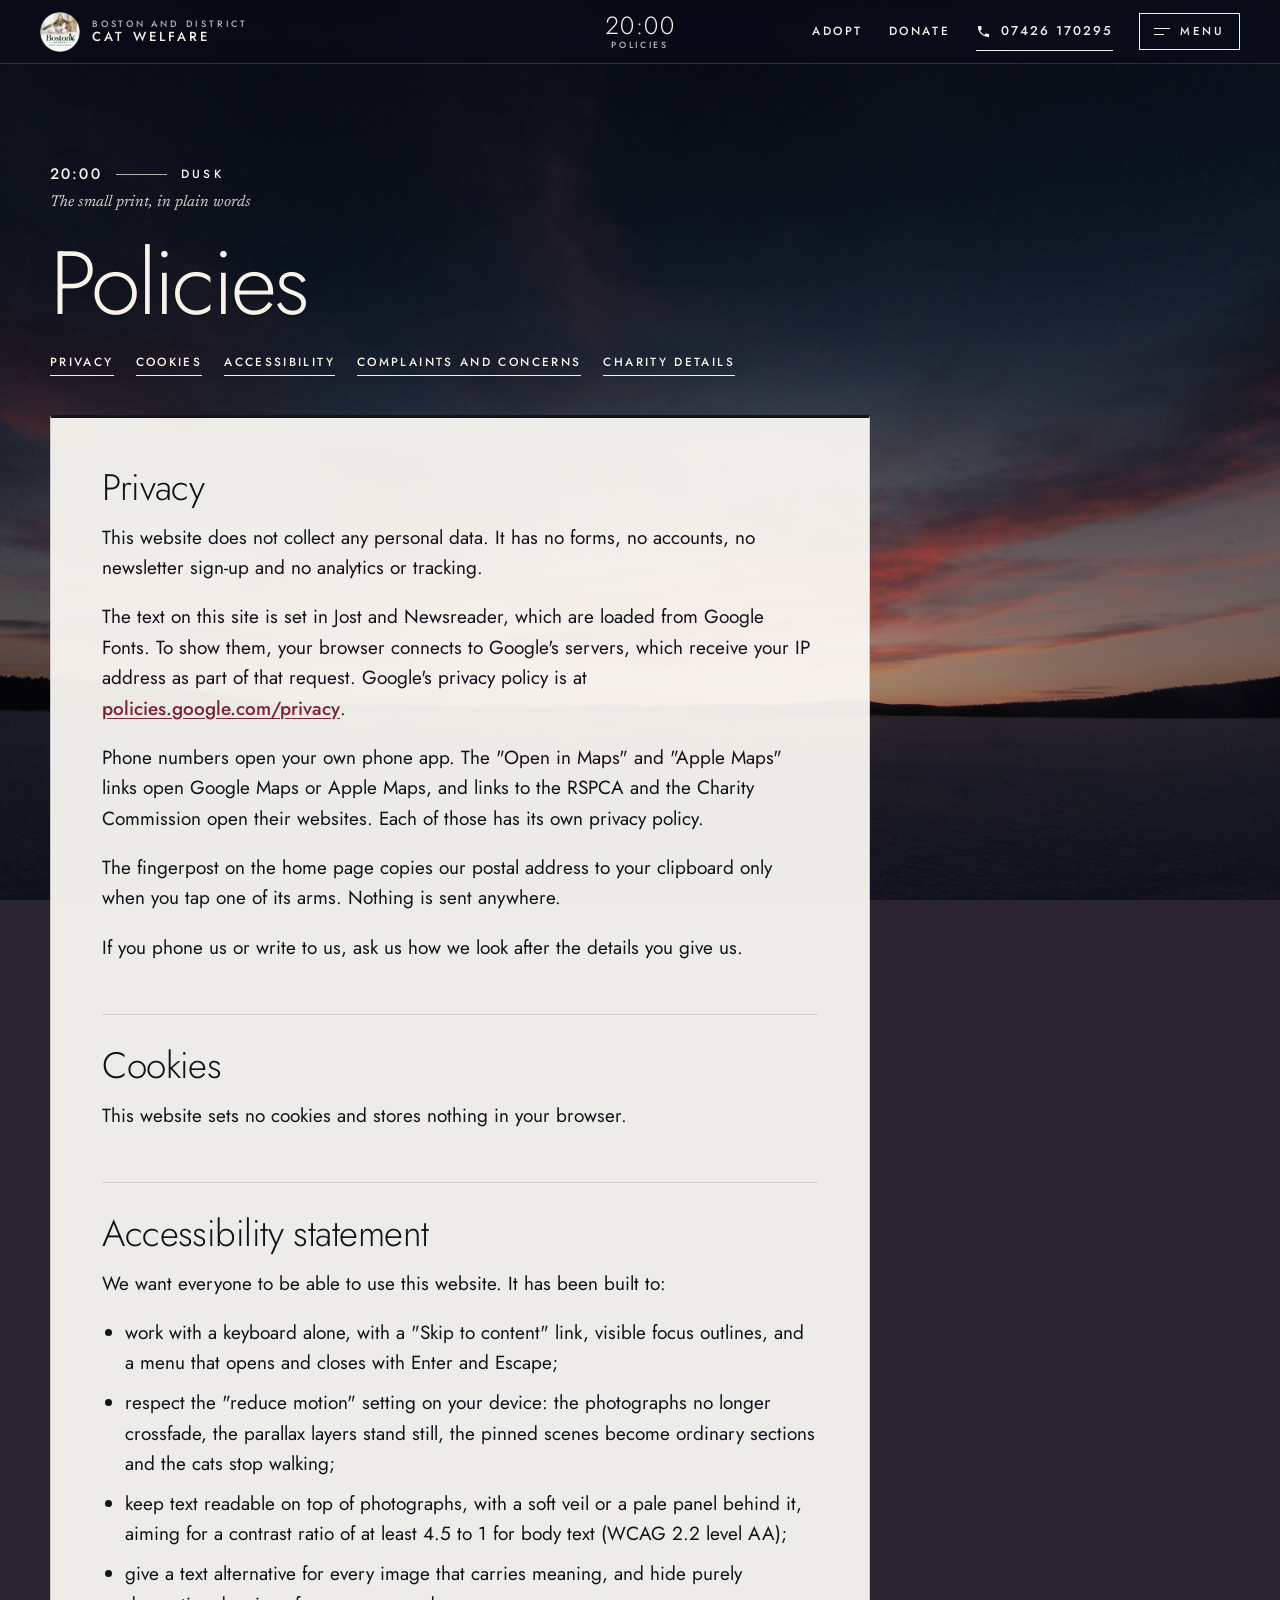
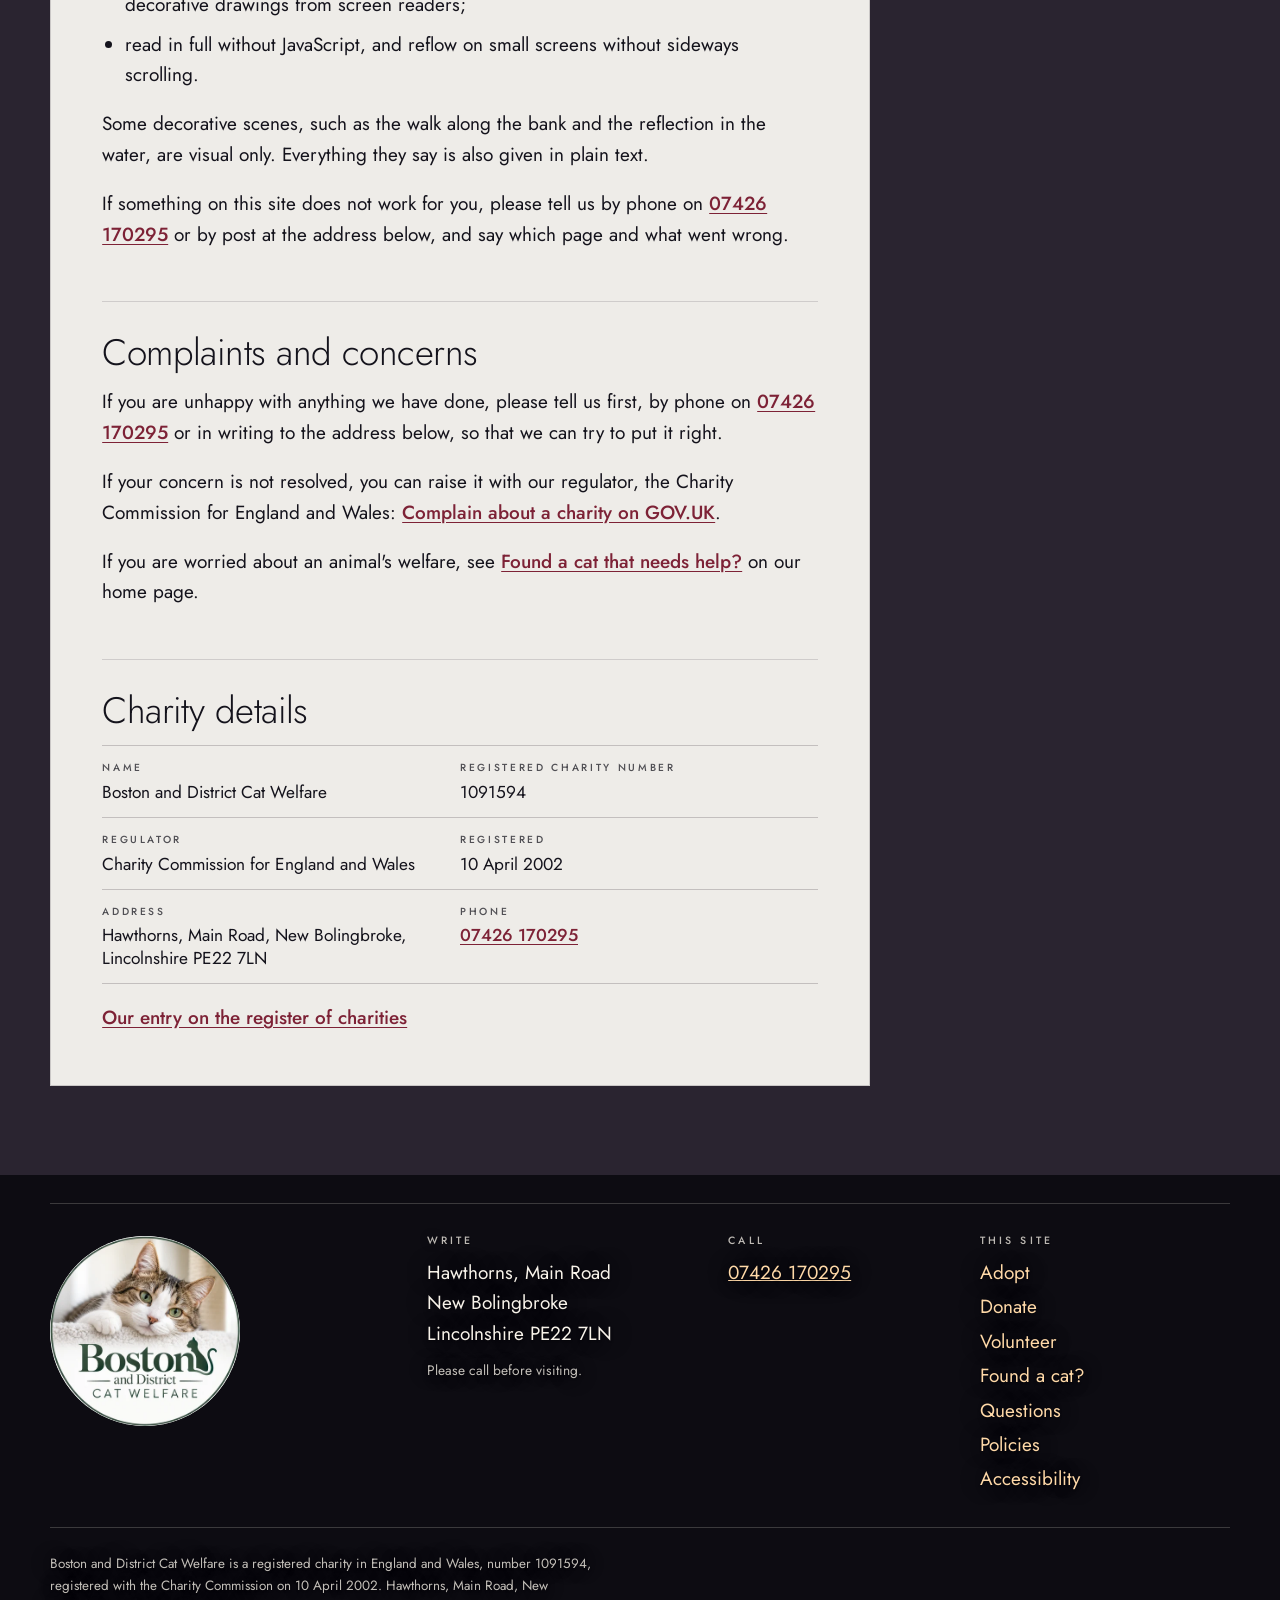
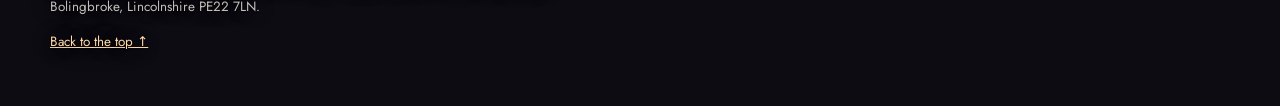
<file: policies.html>
<!doctype html>
<html lang="en-GB" data-ai-images="off">
<head>
<meta charset="utf-8">
<meta name="viewport" content="width=device-width, initial-scale=1, viewport-fit=cover">
<title>Policies · Boston and District Cat Welfare</title>
<meta name="description" content="Privacy, cookies, accessibility, complaints and charity details for the Boston and District Cat Welfare website.">
<meta name="theme-color" content="#2a2236">
<meta property="og:type" content="website">
<meta property="og:locale" content="en_GB">
<meta property="og:site_name" content="Boston and District Cat Welfare">
<meta property="og:title" content="Policies · Boston and District Cat Welfare">
<meta property="og:description" content="Privacy, cookies, accessibility, complaints and charity details for the Boston and District Cat Welfare website.">
<meta property="og:image" content="https://bostoncatwelfare.com/assets/og-hero-v1.jpg?v=1">
<meta property="og:image:type" content="image/jpeg">
<meta property="og:image:width" content="1800">
<meta property="og:image:height" content="945">
<meta property="og:image:alt" content="Two black cat silhouettes sit on a flat horizon watching the sun rise over farmland, beside the words Boston and District Cat Welfare.">
<meta name="twitter:card" content="summary_large_image">
<meta name="twitter:image" content="https://bostoncatwelfare.com/assets/og-hero-v1.jpg?v=1">
<link rel="icon" href="assets/brand/bdcw-icon-128.png" type="image/png">
<link rel="apple-touch-icon" href="assets/brand/apple-touch-icon.png">
<link rel="preconnect" href="https://fonts.googleapis.com">
<link rel="preconnect" href="https://fonts.gstatic.com" crossorigin>
<link href="https://fonts.googleapis.com/css2?family=Jost:wght@300;400;500;600&family=Newsreader:ital,opsz,wght@1,6..72,400&display=swap" rel="stylesheet">
<link rel="stylesheet" href="assets/site.css">
<script type="application/ld+json">
{"@context":"https://schema.org","@type":"NGO","name":"Boston and District Cat Welfare","telephone":"+44 7426 170295","address":{"@type":"PostalAddress","streetAddress":"Hawthorns, Main Road","addressLocality":"New Bolingbroke","addressRegion":"Lincolnshire","postalCode":"PE22 7LN","addressCountry":"GB"},"identifier":{"@type":"PropertyValue","propertyID":"Registered charity number (Charity Commission for England and Wales)","value":"1091594"},"sameAs":"https://register-of-charities.charitycommission.gov.uk/charity-search/-/charity-details/1091594"}
</script>
</head>
<body class="is-night sub-page">
<a class="skip" href="#top">Skip to content</a>
<!-- Shared art: the drawn cut-outs reused across the page -->
<svg width="0" height="0" style="position:absolute" aria-hidden="true" focusable="false">
  <defs>
    <symbol id="cat-back" viewBox="40 44 56 64">
      <path d="M60 104c-9.5 0-15.5-2-15.5-6.5 0-7.6 3.4-17.4 8.4-23.6-2.6-2-4.1-5-4.1-8.5 0-1.7.4-3.3 1-4.7l-1.2-8.9 6.4 5.4c1.6-.7 3.3-1 5-1s3.4.3 5 1l6.4-5.4-1.2 8.9c.6 1.4 1 3 1 4.7 0 3.5-1.5 6.5-4.1 8.5 5 6.2 8.4 16 8.4 23.6 0 4.5-6 6.5-15.5 6.5z"/>
    </symbol>
    <symbol id="cat-walk" viewBox="-4 -8 128 82">
      <g stroke-linecap="round">
        <path class="w-tail" fill="none" stroke="currentColor" stroke-width="5" d="M28 24C14 22 6 12 9 0"/>
        <path class="leg leg-a" stroke="currentColor" stroke-width="6" d="M34 34V70"/><path class="leg leg-b" stroke="currentColor" stroke-width="6" d="M42 34V70"/>
        <path class="leg leg-b" stroke="currentColor" stroke-width="6" d="M80 34V70"/><path class="leg leg-a" stroke="currentColor" stroke-width="6" d="M88 34V70"/>
        <path fill="currentColor" d="M24 26C24 18 34 14 50 14H80C90 14 94 18 95 22L97 30C97 38 92 42 84 42H34C27 42 24 36 24 26Z"/>
        <path fill="currentColor" d="M93 16a10 10 0 1 0 20 0 10 10 0 1 0-20 0Z M95 10l1-10 6 7Z M104 6l7-7v11Z"/>
      </g>
    </symbol>
    <!-- a tiny church tower with an octagonal lantern, for the far horizon at dawn -->
    <symbol id="far-tower" viewBox="0 0 20 60">
      <path d="M4 60V22h1.6V14h1.4V6h1.2L10 0l1.8 6H13v8h1.4v8H16v38Z"/>
    </symbol>
    <!-- a tower mill with its sails, for the far horizon at dusk -->
    <symbol id="far-mill" viewBox="0 0 60 60">
      <path d="M24 60l2.4-30h7.2L36 60Z M25.6 30a4.4 4.4 0 0 1 8.8 0Z"/>
      <path d="M30 27L12 9l1.6-1.6L31.6 25.4Z M30 27L48 9l-1.6-1.6L28.4 25.4Z M30 27L12 45l1.6 1.6L31.6 28.6Z M30 27L48 45l-1.6 1.6L28.4 28.6Z"/>
    </symbol>
    <!-- the reflection's ripple: noise that changes fast top to bottom, slowly side to side -->
    <filter id="dyke-ripple" x="-4%" y="-4%" width="108%" height="108%" color-interpolation-filters="sRGB">
      <feTurbulence data-ripn type="fractalNoise" baseFrequency="0.006 0.07" numOctaves="2" seed="4" result="n"/>
      <feDisplacementMap data-ripd in="SourceGraphic" in2="n" scale="7" xChannelSelector="R" yChannelSelector="G"/>
    </filter>
  </defs>
</svg>

<div class="sky" aria-hidden="true">
  <img class="ph on" src="assets/photo/2000-dusk.jpg" data-ai="assets/ai/sky-2000-sluice.jpg" width="2400" height="1600" decoding="async" alt="">
  <div class="veil sub-veil"></div>
</div>

<header class="bar is-night" data-bar>
  <a class="bar-brand" href="index.html" aria-label="Boston and District Cat Welfare, home">
    <img class="brand-logo" src="assets/brand/bdcw-logo-120.webp" alt="" width="34" height="34">
    <span><small>Boston and District</small>Cat Welfare</span>
  </a>
  <p class="bar-clock" aria-hidden="true"><b>20:00</b><span>Policies</span></p>
  <div class="bar-end">
    <a class="bar-link" href="index.html#adopt">Adopt</a>
    <a class="bar-link" href="index.html#donate">Donate</a>
    <a class="bar-call" href="tel:+447426170295" aria-label="Call 07426 170295"><svg viewBox="0 0 24 24" aria-hidden="true"><path d="M6.6 10.8a15.2 15.2 0 0 0 6.6 6.6l2.2-2.2c.3-.3.7-.4 1-.2 1.1.4 2.3.6 3.6.6.6 0 1 .4 1 1V20c0 .6-.4 1-1 1A17 17 0 0 1 3 4c0-.6.4-1 1-1h3.5c.6 0 1 .4 1 1 0 1.3.2 2.5.6 3.6.1.3 0 .7-.2 1z"/></svg><span>07426 170295</span></a>
    <button class="bar-menu" type="button" aria-expanded="false" aria-controls="menu" data-menu-open><span class="bar-menu-lines" aria-hidden="true"><i></i><i></i></span><span class="bar-menu-t">Menu</span></button>
  </div>
</header>

<!-- The menu: the hours of the day as a timetable -->
<div class="menu" id="menu" role="dialog" aria-modal="true" aria-label="Site menu" hidden data-menu>
  <div class="menu-in">
    <div class="menu-top">
      <p class="menu-k">The day at a glance</p>
      <button class="menu-close" type="button" data-menu-close>Close <span aria-hidden="true">×</span></button>
    </div>
    <nav aria-label="Main">
      <ol class="menu-list">
        <li><a href="index.html"><b>05:00</b>Home</a></li>
        <li><a href="index.html#found"><b>06:30</b>Found a cat?</a></li>
        <li><a href="index.html#who"><b>08:00</b>Who we are</a></li>
        <li><a href="index.html#adopt"><b>10:00</b>Adopt a cat</a></li>
        <li><a href="index.html#promise"><b>12:00</b>Our promise</a></li>
        <li><a href="index.html#neutering"><b>13:30</b>Neutering</a></li>
        <li><a href="index.html#help"><b>15:00</b>What we do</a></li>
        <li><a href="index.html#costs"><b>16:30</b>Where the money goes</a></li>
        <li><a href="index.html#donate"><b>17:00</b>Donate</a></li>
        <li><a href="index.html#ways"><b>18:00</b>Volunteer and help</a></li>
        <li><a href="index.html#faq"><b>19:00</b>Questions</a></li>
        <li><a href="index.html#contact"><b>19:30</b>Contact</a></li>
        <li><a href="index.html#partners"><b>20:00</b>Partners</a></li>
        <li><a href="policies.html"><b>&nbsp;</b>Policies</a></li>
      </ol>
    </nav>
    <a class="btn menu-call" href="tel:+447426170295">Call 07426 170295</a>
  </div>
</div>

<main id="top" tabindex="-1" class="sub ink-light">
  <div class="wrap sub-head">
    <p class="cap"><b>20:00</b><span>Dusk</span><em>The small print, in plain words</em></p>
    <h1>Policies</h1>
    <nav class="sub-toc" aria-label="On this page">
      <a href="#privacy">Privacy</a><a href="#cookies">Cookies</a><a href="#accessibility">Accessibility</a><a href="#complaints">Complaints and concerns</a><a href="#charity">Charity details</a>
    </nav>
  </div>
  <div class="wrap">
    <div class="doc">
      <section id="privacy" aria-labelledby="privacy-h">
        <h2 id="privacy-h">Privacy</h2>
        <p>This website does not collect any personal data. It has no forms, no accounts, no newsletter sign-up and no analytics or tracking.</p>
        <p>The text on this site is set in Jost and Newsreader, which are loaded from Google Fonts. To show them, your browser connects to Google's servers, which receive your IP address as part of that request. Google's privacy policy is at <a href="https://policies.google.com/privacy" rel="noopener" target="_blank">policies.google.com/privacy<span class="sr-only"> (opens in a new tab)</span></a>.</p>
        <p>Phone numbers open your own phone app. The "Open in Maps" and "Apple Maps" links open Google Maps or Apple Maps, and links to the RSPCA and the Charity Commission open their websites. Each of those has its own privacy policy.</p>
        <p>The fingerpost on the home page copies our postal address to your clipboard only when you tap one of its arms. Nothing is sent anywhere.</p>
        <p>If you phone us or write to us, ask us how we look after the details you give us.</p>
      </section>
      <section id="cookies" aria-labelledby="cookies-h">
        <h2 id="cookies-h">Cookies</h2>
        <p>This website sets no cookies and stores nothing in your browser.</p>
      </section>
      <section id="accessibility" aria-labelledby="acc-h">
        <h2 id="acc-h">Accessibility statement</h2>
        <p>We want everyone to be able to use this website. It has been built to:</p>
        <ul>
          <li>work with a keyboard alone, with a "Skip to content" link, visible focus outlines, and a menu that opens and closes with Enter and Escape;</li>
          <li>respect the "reduce motion" setting on your device: the photographs no longer crossfade, the parallax layers stand still, the pinned scenes become ordinary sections and the cats stop walking;</li>
          <li>keep text readable on top of photographs, with a soft veil or a pale panel behind it, aiming for a contrast ratio of at least 4.5 to 1 for body text (WCAG 2.2 level AA);</li>
          <li>give a text alternative for every image that carries meaning, and hide purely decorative drawings from screen readers;</li>
          <li>read in full without JavaScript, and reflow on small screens without sideways scrolling.</li>
        </ul>
        <p>Some decorative scenes, such as the walk along the bank and the reflection in the water, are visual only. Everything they say is also given in plain text.</p>
        <p>If something on this site does not work for you, please tell us by phone on <a href="tel:+447426170295">07426 170295</a> or by post at the address below, and say which page and what went wrong.</p>
      </section>
      <section id="complaints" aria-labelledby="comp-h">
        <h2 id="comp-h">Complaints and concerns</h2>
        <p>If you are unhappy with anything we have done, please tell us first, by phone on <a href="tel:+447426170295">07426 170295</a> or in writing to the address below, so that we can try to put it right.</p>
        <p>If your concern is not resolved, you can raise it with our regulator, the Charity Commission for England and Wales: <a href="https://www.gov.uk/complain-about-charity" rel="noopener" target="_blank">Complain about a charity on GOV.UK<span class="sr-only"> (opens in a new tab)</span></a>.</p>
        <p>If you are worried about an animal's welfare, see <a href="index.html#found">Found a cat that needs help?</a> on our home page.</p>
      </section>
      <section id="charity" aria-labelledby="char-h">
        <h2 id="char-h">Charity details</h2>
        <dl class="ledger doc-ledger">
          <div><dt>Name</dt><dd>Boston and District Cat Welfare</dd></div>
          <div><dt>Registered charity number</dt><dd>1091594</dd></div>
          <div><dt>Regulator</dt><dd>Charity Commission for England and Wales</dd></div>
          <div><dt>Registered</dt><dd>10 April 2002</dd></div>
          <div><dt>Address</dt><dd>Hawthorns, Main Road, New Bolingbroke, Lincolnshire PE22 7LN</dd></div>
          <div><dt>Phone</dt><dd><a href="tel:+447426170295">07426 170295</a></dd></div>
        </dl>
        <p class="doc-link"><a href="https://register-of-charities.charitycommission.gov.uk/charity-search/-/charity-details/1091594" rel="noopener" target="_blank">Our entry on the register of charities<span class="sr-only"> (opens in a new tab)</span></a></p>
      </section>
    </div>
  </div>
</main>

<footer class="night sub-foot ink-light" id="night">
  <div class="night-base">
    <div class="wrap">
      <div class="foot-grid">
        <div>
          <img class="foot-logo" src="assets/brand/bdcw-logo-440.webp" alt="Boston and District Cat Welfare logo" width="220" height="220" loading="lazy">
        </div>
        <div>
          <h2 class="foot-h">Write</h2>
          <address>Hawthorns, Main Road<br>New Bolingbroke<br>Lincolnshire PE22 7LN</address>
          <p class="foot-sm">Please call before visiting.</p>
        </div>
        <div>
          <h2 class="foot-h">Call</h2>
          <p><a href="tel:+447426170295">07426 170295</a></p>
        </div>
        <nav aria-label="Footer">
          <h2 class="foot-h">This site</h2>
          <ul class="foot-nav">
            <li><a href="index.html#adopt">Adopt</a></li>
            <li><a href="index.html#donate">Donate</a></li>
            <li><a href="index.html#ways">Volunteer</a></li>
            <li><a href="index.html#found">Found a cat?</a></li>
            <li><a href="index.html#faq">Questions</a></li>
            <li><a href="policies.html">Policies</a></li>
            <li><a href="policies.html#accessibility">Accessibility</a></li>
          </ul>
        </nav>
      </div>
      <p class="legal">Boston and District Cat Welfare is a registered charity in England and Wales, number 1091594, registered with the Charity Commission on 10 April 2002. Hawthorns, Main Road, New Bolingbroke, Lincolnshire PE22 7LN.</p>
      <p class="legal"><a href="#top">Back to the top ↑</a></p>
    </div>
  </div>
</footer>

<script src="assets/site.js"></script>
</body>
</html>
</file>
<file: assets/site.css>
/* Boston and District Cat Welfare · Big sky, small paws
   One Fen day in photographs, 05:00 to 22:00. Every photo is cropped so its horizon sits at 78%
   of its height and is drawn with object-position y 78%, so the horizon line never moves while
   the photos crossfade. The cats are drawn black cut-outs that live on that line. */

:root{
  --hz:78%;
  --cut:#0d0c12;           /* every drawn cut-out */
  --cream:#F6F0E6;
  --ink:#14131c;
  --amber:#F2A65E;
  --rose:#E08593;
  --f-sans:"Jost", "Futura", "Avenir Next", system-ui, sans-serif;
  --f-serif:"Newsreader", "Iowan Old Style", Georgia, serif;
  --wrap:1180px;
  --gut:clamp(16px, 4vw, 40px);
  --vc:255,246,232; --va:.1; --vl:.3;
}

*,*::before,*::after{box-sizing:border-box}
html{background:#2a2430;-webkit-text-size-adjust:100%;scroll-behavior:smooth;scroll-padding-top:72px;scroll-padding-bottom:26vh} /* focus never lands under the header or behind the land */
@media (prefers-reduced-motion:reduce){html{scroll-behavior:auto}}
body{margin:0;font-family:var(--f-sans);font-weight:400;font-size:clamp(17px,.9vw + 10px,19px);line-height:1.6;color:var(--ink);overflow-x:hidden;background:transparent}
img,svg{display:block;max-width:100%}
a{color:inherit}
h1,h2,h3{font-family:var(--f-sans);font-weight:300;line-height:1.02;margin:0;letter-spacing:-.015em}
p{margin:0 0 1em}
:focus-visible{outline:2px solid currentColor;outline-offset:4px}
.skip{position:absolute;left:12px;top:-60px;z-index:100;background:var(--cream);color:var(--ink);padding:10px 16px;font-weight:500;letter-spacing:.08em}
.skip:focus{top:12px}
.wrap{width:100%;max-width:calc(var(--wrap) + 2*var(--gut));margin:0 auto;padding:0 var(--gut);position:relative;z-index:2}
.sr-only{position:absolute;width:1px;height:1px;padding:0;margin:-1px;overflow:hidden;clip:rect(0 0 0 0);white-space:nowrap;border:0}

/* two inks: dark text over bright skies, light text over deep ones */
.ink-dark,.ink-light{transition:color .5s,text-shadow .5s}
.ink-dark{--fg:#14131c;--fg2:rgba(20,19,28,.78);--rule:rgba(20,19,28,.34);--inv:#F6F0E6;color:var(--fg);
  text-shadow:0 0 18px rgba(255,250,240,.55)}
.ink-light{--fg:#F8F3EA;--fg2:rgba(248,243,234,.86);--rule:rgba(248,243,234,.42);--inv:#14131c;color:var(--fg);
  text-shadow:0 1px 2px rgba(0,0,0,.4),0 0 26px rgba(0,0,0,.35)}

/* the film caption: time, a hairline, the hour's name and what the photograph shows */
.cap{display:flex;flex-wrap:wrap;align-items:center;column-gap:14px;row-gap:4px;margin:0 0 1.6rem;font-size:.74rem;letter-spacing:.28em;text-transform:uppercase;font-weight:500}
.cap b{font-weight:500;letter-spacing:.14em;font-variant-numeric:tabular-nums;font-size:.95rem}
.cap span{display:flex;align-items:center;gap:14px}
.cap span::before{content:"";width:clamp(28px,4vw,56px);height:1px;background:currentColor;opacity:.7}
.cap em{flex-basis:100%;font-family:var(--f-serif);font-style:italic;text-transform:none;letter-spacing:0;font-size:.98rem;font-weight:400;color:var(--fg2)}
.kicker{font-size:.72rem;font-weight:500;letter-spacing:.3em;text-transform:uppercase;margin-bottom:1rem}
.big{font-size:1.18em;line-height:1.5}

/* ---------- the sky: stacked photographs ---------- */
.sky{position:fixed;inset:0;z-index:-2;pointer-events:none;background:#3a3040;overflow:hidden}
.ph{position:absolute;inset:0;width:100%;height:100%;max-width:none;object-fit:cover;object-position:var(--px,50%) var(--hz);opacity:0}
.ph.on{opacity:1}
.veil{position:absolute;inset:0;
  background:
    linear-gradient(90deg,rgba(var(--vc),var(--vl)) 0%,rgba(var(--vc),calc(var(--vl)*.6)) 42%,rgba(var(--vc),0) 78%),
    rgba(var(--vc),var(--va))}
@media (max-width:760px){
  .veil{background:linear-gradient(180deg,rgba(var(--vc),calc(var(--vl)*.8)) 0%,rgba(var(--vc),calc(var(--vl)*.75)) 78%),rgba(var(--vc),var(--va))}
}
.horizon{position:absolute;left:0;right:0;top:var(--hz);height:0}
/* the land in front of the words: same photos, clipped at the horizon line */
.land{position:fixed;inset:0;z-index:5;pointer-events:none;overflow:hidden;clip-path:inset(var(--hz) 0 0 0)}
.land .ph{transition:none}
html:not(.js) .land{display:none}
/* set pieces that bring their own ground sit in front of the land */
.promise .pin,.stage,.dyke,.night{z-index:6}
.night{position:relative}
.hz-cat{--h:clamp(26px,4.4vh,44px);position:absolute;left:0;bottom:-1px;width:calc(var(--h) * 2);height:var(--h);color:var(--cut);fill:var(--cut);will-change:transform;transition:opacity .35s}
.hz-cat.is-hidden{opacity:0}
.hz-kit{--h:clamp(17px,2.8vh,28px)}
.hz-cat svg{position:absolute;bottom:0;overflow:visible;max-width:none;transition:opacity .35s}
.hz-sit{left:calc(50% - var(--h)*.44);height:100%;width:calc(var(--h)*.875)}
.hz-walk{left:0;width:100%;height:calc(var(--h)*.9);opacity:0}
.hz-cat.is-walking .hz-walk{opacity:1}
.hz-cat.is-walking .hz-sit{opacity:0}
.hz-cat.is-walking .leg-a,.fp-cat.go .leg-a,.walker.is-walking .leg-a{animation:stepA .5s ease-in-out infinite alternate}
.hz-cat.is-walking .leg-b,.fp-cat.go .leg-b,.walker.is-walking .leg-b{animation:stepB .5s ease-in-out infinite alternate}
.hz-cat.face-left .hz-walk{transform:scaleX(-1)}
.leg{transform-box:fill-box;transform-origin:50% 0}
@keyframes stepA{from{transform:rotate(16deg)}to{transform:rotate(-16deg)}}
@keyframes stepB{from{transform:rotate(-16deg)}to{transform:rotate(16deg)}}
.w-tail{transform-box:fill-box;transform-origin:100% 100%;animation:tail 3s ease-in-out infinite}
.tail{transform-box:fill-box;transform-origin:0% 80%;animation:tail 5s ease-in-out infinite}
.tail-k{animation-duration:3.4s}
@keyframes tail{0%,100%{transform:rotate(0)}50%{transform:rotate(-12deg)}}

/* ---------- header: a thin strip with the clock in the middle ---------- */
.bar{position:fixed;z-index:50;top:0;left:0;right:0;height:64px;display:grid;grid-template-columns:1fr auto 1fr;align-items:center;gap:12px;padding:0 var(--gut);
  color:var(--ink);background:rgba(250,246,238,.62);-webkit-backdrop-filter:blur(12px) saturate(1.2);backdrop-filter:blur(12px) saturate(1.2);
  border-bottom:1px solid rgba(20,19,28,.16);transition:background .6s,color .6s,border-color .6s}
.bar.is-night{color:var(--cream);background:rgba(10,10,22,.5);border-color:rgba(246,240,230,.16)}
.bar-brand{display:flex;align-items:center;gap:12px;text-decoration:none;font-weight:500;font-size:.82rem;letter-spacing:.24em;text-transform:uppercase;line-height:1.15;justify-self:start}
.bar-brand img{width:34px;height:34px}
.bar-brand small{display:block;font-size:.58rem;letter-spacing:.3em;opacity:.72;font-weight:500}
.bar-clock{margin:0;display:flex;flex-direction:column;align-items:center;line-height:1}
.bar-clock b{font-weight:300;font-size:1.55rem;letter-spacing:.06em;font-variant-numeric:tabular-nums}
.bar-clock span{margin-top:4px;text-transform:uppercase;letter-spacing:.3em;font-weight:500;font-size:.56rem;opacity:.75}
.bar-end{justify-self:end;display:flex;align-items:center;gap:clamp(14px,2vw,26px)}
.bar-link{text-decoration:none;font-weight:500;font-size:.74rem;letter-spacing:.22em;text-transform:uppercase;padding:9px 0;border-bottom:1px solid transparent;transition:border-color .25s}
.bar-link:hover{border-color:currentColor}
.bar-menu{font:inherit;color:inherit;background:none;border:1px solid currentColor;cursor:pointer;display:inline-flex;align-items:center;gap:10px;padding:8px 14px;font-weight:500;font-size:.72rem;letter-spacing:.24em;text-transform:uppercase;transition:background .25s,color .25s}
.bar-menu:hover{background:var(--ink);color:var(--cream)}
.bar.is-night .bar-menu:hover{background:var(--cream);color:var(--ink)}
.bar-menu-lines{display:flex;flex-direction:column;gap:5px;width:16px}
.bar-menu-lines i{display:block;height:1px;background:currentColor}
.bar-menu-lines i:last-child{width:10px}
.bar-call{display:inline-flex;align-items:center;gap:10px;text-decoration:none;font-weight:500;font-size:.8rem;letter-spacing:.16em;padding:9px 0;border-bottom:1px solid currentColor}
.bar-call svg{width:15px;height:15px;fill:currentColor}
.bar-progress{position:absolute;left:0;right:0;bottom:-1px;height:1px;overflow:hidden}
.bar-progress i{display:block;height:100%;width:100%;background:currentColor;transform-origin:left;transform:scaleX(0)}
@media (max-width:1040px){.bar-link{display:none}}
@media (max-width:640px){
  .bar{height:56px;gap:8px}
  .bar-end{gap:8px}
  .bar-brand span{display:none}
  .bar-brand img{width:30px;height:30px}
  .bar-call span{display:none}
  .bar-call{border:1px solid currentColor;padding:10px}
  .bar-menu{padding:9px 11px}
  .bar-menu-t{position:absolute;width:1px;height:1px;overflow:hidden;clip:rect(0 0 0 0);white-space:nowrap}
  .bar-clock b{font-size:1.3rem}
}

/* ---------- time-of-day rail: ticks on a hairline ---------- */
.rail{position:fixed;z-index:40;right:22px;top:50%;transform:translateY(-50%);display:flex;flex-direction:column;gap:2px;color:var(--rail-ink,var(--ink))}
.rail{text-shadow:0 0 10px rgba(255,250,240,.9),0 0 3px rgba(255,250,240,.8)}
body.is-night .rail{text-shadow:0 0 10px rgba(0,0,0,.8),0 1px 3px rgba(0,0,0,.7)}
.rail::before{content:"";position:absolute;right:0;top:12px;bottom:12px;width:1px;background:currentColor;opacity:.35}
.rail a{display:flex;align-items:center;justify-content:flex-end;gap:12px;text-decoration:none;color:inherit;font-size:.66rem;font-weight:500;letter-spacing:.2em;padding:6px 0;text-transform:uppercase}
.rail a b{font-weight:500;font-size:.78rem;letter-spacing:.08em;font-variant-numeric:tabular-nums;padding:1px 5px;background:var(--rail-bg,rgba(250,246,238,.72));transition:background .5s}
body.is-night .rail{--rail-bg:rgba(10,10,22,.6)}
.rail a span{order:-1;opacity:0;transform:translateX(6px);transition:.3s;white-space:nowrap;padding:1px 6px;background:var(--rail-bg,rgba(250,246,238,.72))}
.rail a::after{content:"";width:10px;height:1px;background:currentColor;transition:width .3s}
.rail a:hover span,.rail a:focus-visible span{opacity:1;transform:none}
.rail a.on b{font-weight:600}
.rail a.on::after{width:26px;height:2px}
body.is-night .rail{--rail-ink:var(--cream)}
.rail{transition:opacity .4s}
body.in-walk .rail:not(:focus-within){opacity:0;pointer-events:none}
@media (max-width:1180px){.rail{display:none}}

/* ---------- buttons: a rectangle and a text link ---------- */
.btn{display:inline-flex;align-items:center;gap:.6em;font-weight:500;font-size:.8rem;letter-spacing:.2em;text-transform:uppercase;text-decoration:none;padding:15px 24px;border:1px solid currentColor;background:transparent;transition:background .25s,color .25s;text-shadow:none}
.btn:hover{background:var(--fg);color:var(--inv)}
.tlink{display:inline-flex;align-items:center;gap:.6em;font-weight:500;font-size:.8rem;letter-spacing:.2em;text-transform:uppercase;text-decoration:none;padding:15px 0;border-bottom:1px solid transparent}
.tlink:hover{border-color:currentColor}

/* ---------- 05:00 hero ---------- */
.hero{position:relative;min-height:100vh;min-height:100svh;padding:clamp(104px,15vh,170px) 0 calc(22vh + 70px)}
.hero-in{max-width:calc(820px + 2*var(--gut));margin-left:max(0px,calc((100vw - var(--wrap))/2 - var(--gut)))}
.hero h1{font-size:clamp(3.2rem,min(8.4vw,11vh),7.6rem);line-height:.92;letter-spacing:-.03em}
.h1-small{display:block;font-weight:500;font-size:clamp(.8rem,1.2vw,1rem);letter-spacing:.34em;text-transform:uppercase;margin-bottom:1.1rem}
.pledge{font-family:var(--f-serif);font-style:italic;font-size:clamp(1.45rem,2.5vw,2.2rem);line-height:1.18;margin:1.3rem 0 1rem;max-width:22ch}
.hero-sub{max-width:44ch;color:var(--fg2)}
.hero-cta{display:flex;flex-wrap:wrap;align-items:center;gap:10px 28px;margin-top:1.8rem}
.hero-foot{position:absolute;left:0;right:0;bottom:calc(22% + 16px);margin:0;font-size:.7rem;font-weight:500;letter-spacing:.26em;text-transform:uppercase;color:var(--fg2)}
.scroll-cue{position:absolute;z-index:7;transition:opacity .4s;left:50%;bottom:22px;transform:translateX(-50%);color:var(--cream);text-shadow:0 1px 3px rgba(0,0,0,.5);text-decoration:none;font-size:.66rem;font-weight:500;letter-spacing:.3em;text-transform:uppercase;display:flex;flex-direction:column;align-items:center;gap:10px}
.scroll-cue i{width:1px;height:38px;background:linear-gradient(currentColor,transparent);animation:cue 2.4s ease-in-out infinite}
.scroll-cue.gone:not(:focus-visible){opacity:0}
@keyframes cue{0%{transform:scaleY(.2);transform-origin:top}50%{transform:scaleY(1);transform-origin:top}100%{transform:scaleY(.2);transform-origin:bottom}}

/* ---------- 08:00 who ---------- */
.who{position:relative;padding:clamp(150px,22vh,240px) 0 clamp(170px,30vh,320px)}
.who-grid{display:grid;grid-template-columns:1.05fr .95fr;gap:clamp(32px,5vw,80px);align-items:start}
.who h2{font-size:clamp(2.3rem,4.6vw,4.2rem);margin-bottom:1.4rem;max-width:14ch}
.ledger{margin:2.2rem 0 0;padding:0;display:grid;grid-template-columns:1fr 1fr;border-top:1px solid var(--rule)}
.ledger div{padding:14px 14px 14px 0;border-bottom:1px solid var(--rule)}
.ledger dt{font-size:.64rem;font-weight:500;letter-spacing:.26em;text-transform:uppercase;color:var(--fg2)}
.ledger dd{margin:4px 0 0;font-size:1.08rem;line-height:1.3}
.register{margin:clamp(0px,5vw,64px) 0 0;padding:clamp(24px,3vw,40px);position:relative;color:var(--ink);text-shadow:none;
  background:rgba(251,249,244,.8);-webkit-backdrop-filter:blur(10px);backdrop-filter:blur(10px);border:1px solid rgba(20,19,28,.16)}
.register::before{content:"";position:absolute;left:-1px;top:-1px;width:56px;height:3px;background:var(--ink)}
.register figcaption{display:flex;flex-direction:column;gap:4px;margin-bottom:1.3rem}
.register-k{font-size:.74rem;font-weight:600;letter-spacing:.3em;text-transform:uppercase}
.register-s{font-family:var(--f-serif);font-style:italic;font-size:.95rem;color:rgba(20,19,28,.72)}
.register blockquote{margin:0;font-family:var(--f-serif);font-size:clamp(1.18rem,1.6vw,1.42rem);line-height:1.55}
.register blockquote p{margin:0}
.mark{text-decoration:none;color:var(--ink);font-style:normal;font-family:var(--f-sans);font-weight:500;font-size:.88em;letter-spacing:.02em;
  background-image:linear-gradient(currentColor,currentColor),linear-gradient(rgba(242,166,94,.42),rgba(242,166,94,.42));
  background-size:0% 1.5px,0% 100%;background-repeat:no-repeat;background-position:0 100%,0 100%;transition:background-size 1s cubic-bezier(.6,0,.2,1)}
.mark-rose{background-image:linear-gradient(#B03A52,#B03A52),linear-gradient(rgba(224,133,147,.35),rgba(224,133,147,.35))}
.register.is-in .mark{background-size:100% 1.5px,0% 100%}
.register.is-in .mark:nth-of-type(2){transition-delay:.25s}.register.is-in .mark:nth-of-type(3){transition-delay:.5s}.register.is-in .mark:nth-of-type(4){transition-delay:.75s}.register.is-in .mark:nth-of-type(5){transition-delay:1s}
.mark:hover,.mark:focus-visible{background-size:100% 1.5px,100% 100% !important}
.register-hint{margin:1.3rem 0 0;font-size:.8rem;letter-spacing:.04em;color:rgba(20,19,28,.72)}

/* ---------- 12:00 promise: a pinned rack focus onto one tiny cat ---------- */
.promise{position:relative;height:340vh}
.promise .pin{position:sticky;top:0;height:100vh;height:100svh;overflow:hidden;--cx:64%}
.zoom-photo{position:absolute;inset:0;overflow:hidden;-webkit-mask-image:linear-gradient(180deg,transparent 0,#000 30%);mask-image:linear-gradient(180deg,transparent 0,#000 30%)}
.zoom-photo img{width:100%;height:100%;max-width:none;object-fit:cover;object-position:50% var(--hz);transform-origin:var(--cx) var(--hz);will-change:transform,filter}
.zoom-photo::after{content:"";position:absolute;inset:0;background:linear-gradient(90deg,rgba(6,16,40,.3),rgba(6,16,40,.06) 60%,transparent),linear-gradient(180deg,rgba(6,16,40,.22),rgba(6,16,40,.12) 60%,transparent 78%)}
.zoom-cat{position:absolute;left:var(--cx);top:0;height:20px;aspect-ratio:68/104;transform:translate(-50%,calc(78vh - 100%));fill:var(--cut)}
.zoom-cat svg{width:100%;height:100%;overflow:visible}
.zcat .eyes{transform-box:fill-box;transform-origin:center;animation:blink 6s infinite}
@keyframes blink{0%,46%,50%,100%{transform:scaleY(1)}48%{transform:scaleY(.1)}}
.zoom-copy{position:absolute;left:0;right:0;top:clamp(104px,16vh,160px)}
.zstep{position:absolute;left:var(--gut);right:var(--gut);top:4.4rem;max-width:760px;opacity:0;transform:translateY(16px);transition:opacity .6s,transform .6s}
.zstep.on{opacity:1;transform:none}
.promise h2{font-size:clamp(2.3rem,5vw,4.6rem);max-width:15ch;margin-bottom:1rem}
.zstep p{max-width:40ch}
.zbig{font-size:clamp(2.6rem,6.4vw,5.6rem);font-weight:300;line-height:1;max-width:14ch;letter-spacing:-.025em}
.zfinal{position:absolute;top:auto;bottom:clamp(24px,7vh,72px);left:0;right:0;margin:0 auto;max-width:calc(var(--wrap) + 2*var(--gut))}
.zcard{max-width:540px;padding:clamp(22px,3vw,34px);background:rgba(8,14,30,.6);-webkit-backdrop-filter:blur(10px);backdrop-filter:blur(10px);border:1px solid rgba(248,243,234,.22);border-top:2px solid var(--cream)}
.zquote{font-family:var(--f-serif);font-style:italic;font-size:clamp(1.7rem,3.2vw,2.6rem);line-height:1.1;margin-bottom:.9rem}
.zcard p:last-child{margin:0;color:var(--fg2)}

/* ---------- 15:00 help: a pinned walk along the bank ---------- */
.help{position:relative}
.walk{position:relative;height:420vh}
.stage{position:sticky;top:0;height:100vh;height:100svh;overflow:hidden}
/* scaled to 115% about the horizon so it can pan sideways without showing an edge */
.walk-photo{position:absolute;left:0;top:-11.7%;height:115%;display:flex;will-change:transform;-webkit-mask-image:linear-gradient(180deg,transparent 8%,#000 34%);mask-image:linear-gradient(180deg,transparent 8%,#000 34%)}
.walk-photo img{height:100%;width:auto;max-width:none;flex:none}
.walk-photo .flip{transform:scaleX(-1)}
.walk-near{position:absolute;left:0;bottom:0;height:13%;width:600vw;pointer-events:none;fill:var(--cut)}
.walk-near svg{width:100%;height:100%}
.walk-track{position:absolute;inset:0;display:flex;width:400vw}
.stop{position:relative;width:100vw;height:100%;flex:none}
.stop-card{position:absolute;left:max(var(--gut),calc((100vw - var(--wrap))/2));top:clamp(108px,18vh,180px);width:min(540px,calc(100vw - 2*var(--gut)));
  padding:clamp(22px,3vw,34px);color:var(--ink);text-shadow:none;background:rgba(251,249,244,.8);-webkit-backdrop-filter:blur(10px);backdrop-filter:blur(10px);border:1px solid rgba(20,19,28,.16);border-top:2px solid var(--ink)}
.stop-intro .stop-card{background:none;-webkit-backdrop-filter:none;backdrop-filter:none;border:0;padding-left:0;padding-top:0;width:min(720px,calc(100vw - 2*var(--gut)));text-shadow:0 0 18px rgba(255,250,240,.6)}
.stop h2{font-size:clamp(2.3rem,5vw,4.4rem);margin-bottom:1.2rem;max-width:14ch}
.stop h3{font-size:clamp(2.2rem,4vw,3.4rem);margin-bottom:.8rem}
.stop-n{font-size:.7rem;font-weight:500;letter-spacing:.3em;text-transform:uppercase;margin-bottom:.8rem}
.stop-card p:last-child{margin-bottom:0}
.stop-hint{font-weight:500;font-size:.74rem;letter-spacing:.28em;text-transform:uppercase;margin-top:1.4rem}
.stop-hint span{display:inline-block;animation:nudge 1.6s ease-in-out infinite}
@keyframes nudge{50%{transform:translateX(6px)}}
.post{position:absolute;left:calc(max(var(--gut),(100vw - var(--wrap))/2) + 40px);bottom:8%;width:clamp(36px,4vw,52px);fill:var(--cut)}
.post text{fill:var(--cream);font-family:var(--f-sans);font-weight:500;font-size:21px}
.walker{position:absolute;left:clamp(16px,14vw,220px);bottom:8.4%;width:clamp(84px,9vw,128px);z-index:3;color:var(--cut)}
.walk-progress{position:absolute;left:50%;bottom:18px;transform:translateX(-50%);width:min(240px,50vw);height:1px;background:rgba(246,240,230,.35);overflow:hidden;z-index:5}
.walk-progress i{display:block;height:100%;width:100%;background:var(--cream);transform-origin:left;transform:scaleX(0)}

/* ---------- 16:30 where the money goes: three ruled columns ---------- */
.costs-sec{position:relative}
.costs{padding:clamp(130px,18vh,190px) var(--gut) clamp(150px,24vh,260px)}
.costs-head{max-width:760px;margin-bottom:3rem}
.costs h2{font-size:clamp(2.2rem,4.4vw,3.8rem);margin-bottom:1.1rem}
.costs-quote{font-family:var(--f-serif);font-style:italic;font-size:clamp(1.4rem,2.4vw,2rem);line-height:1.22}
.costs-grid{display:grid;grid-template-columns:repeat(3,1fr);gap:clamp(18px,3vw,44px)}
.cost{position:relative;font:inherit;color:var(--fg);text-shadow:inherit;text-align:left;cursor:pointer;background:none;border:0;border-top:1px solid var(--rule);padding:22px 0 8px;display:flex;flex-direction:column;gap:4px}
.cost::before{content:"";position:absolute;left:0;top:-1px;height:2px;width:100%;background:var(--amber);transform:scaleX(0);transform-origin:left;transition:transform .8s cubic-bezier(.6,0,.2,1)}
.cost.is-on::before{transform:none}
.cost-n{font-family:var(--f-serif);font-style:italic;font-size:1rem;color:var(--fg2)}
.cost svg{width:100%;max-width:200px;height:auto;margin:8px 0 14px;overflow:visible;filter:drop-shadow(0 1px 3px rgba(0,0,0,.35))}
.cost .ln{fill:none;stroke:currentColor;stroke-width:1.8;stroke-linejoin:round}
.cost .kibble,.cost .litter,.cost .cross{fill:currentColor}
.cost-t{font-size:1.9rem;font-weight:300;line-height:1.1}
.cost-d{color:var(--fg)}
.cost:focus-visible{outline-offset:8px}
.kibble circle{transform-box:fill-box;transform-origin:center;transform:translateY(-70px) scale(.6);opacity:0;transition:transform .5s cubic-bezier(.3,1.4,.5,1),opacity .2s}
.cost.is-on .kibble circle,.cost:hover .kibble circle{transform:none;opacity:1}
.kibble circle:nth-child(2){transition-delay:.05s}.kibble circle:nth-child(3){transition-delay:.1s}.kibble circle:nth-child(4){transition-delay:.15s}.kibble circle:nth-child(5){transition-delay:.2s}.kibble circle:nth-child(6){transition-delay:.25s}.kibble circle:nth-child(7){transition-delay:.3s}.kibble circle:nth-child(8){transition-delay:.35s}.kibble circle:nth-child(9){transition-delay:.4s}
.bag{transform-box:fill-box;transform-origin:20% 100%;transition:transform .5s}
.litter circle{opacity:0;transform-box:fill-box;transform:translateY(-14px);transition:.4s}
.cost.is-on .bag,.cost:hover .bag{transform:rotate(-38deg) translate(-6px,4px)}
.cost.is-on .litter circle,.cost:hover .litter circle{opacity:1;transform:none}
.litter circle:nth-child(n+4){transition-delay:.15s}.litter circle:nth-child(n+6){transition-delay:.3s}
.beat{fill:none;stroke:var(--amber);stroke-width:2.6;stroke-linecap:round;stroke-linejoin:round;stroke-dasharray:180;stroke-dashoffset:180;transition:stroke-dashoffset 1.1s ease}
.cost.is-on .beat,.cost:hover .beat{stroke-dashoffset:0}
.costs-note{margin:2.2rem 0 0;max-width:56ch}

/* ---------- 18:00 golden hour: ways to help ---------- */
.ways{position:relative;padding:clamp(130px,18vh,190px) 0 clamp(150px,24vh,260px)}
.ways-head{max-width:780px;margin-bottom:3rem}
.ways h2{font-size:clamp(2.4rem,5vw,4.6rem);margin-bottom:1.2rem;max-width:13ch}
.ways-head a{font-weight:600;text-decoration-thickness:1px;text-underline-offset:4px}
.ways-grid{list-style:none;margin:0;padding:0;display:grid;grid-template-columns:repeat(4,1fr);gap:clamp(18px,2.4vw,36px);counter-reset:w}
.way{border-top:1px solid var(--rule);padding-top:18px;position:relative}
.way::before{counter-increment:w;content:"0" counter(w);display:block;font-family:var(--f-serif);font-style:italic;font-size:1rem;margin-bottom:.9rem;color:var(--fg2)}
.way h3{font-size:1.55rem;font-weight:400;margin-bottom:.55rem}
.way p{margin:0;font-size:.97rem;color:var(--fg2)}

/* the fingerpost: a black cut-out with cream lettering, the phone arm in amber */
.drove{position:relative;display:grid;grid-template-columns:minmax(240px,380px) auto;column-gap:clamp(32px,6vw,96px);align-items:start}
.drove-copy{padding-top:0}
.drove h2{font-size:clamp(2.3rem,4.4vw,3.8rem);margin-bottom:1rem;max-width:12ch}
.drove-hint{font-size:.9rem;font-weight:500;max-width:32ch;margin:0;color:var(--fg2)}
.fp{--pole:16px;--below:clamp(150px,20vh,210px);--pt:26px;font-style:normal;position:relative;display:grid;grid-template-columns:auto var(--pole) auto;
  grid-template-rows:116px repeat(4,auto) var(--below);row-gap:12px;justify-content:start;text-shadow:none}
.fp-roundel{grid-column:2;grid-row:1;justify-self:center;width:116px;height:116px;max-width:none;position:relative;z-index:3}
.fp-pole{grid-column:2;grid-row:1/-1;margin-top:58px;position:relative;z-index:2;background:var(--cut)}
.fp-tufts{grid-column:1/-1;grid-row:-2;align-self:end;justify-self:center;width:min(440px,92vw);max-width:none;height:34px;position:relative;z-index:3;margin-bottom:-2px;fill:var(--cut)}
.arm{grid-row:var(--r);position:relative;z-index:1;font:inherit;padding:0;margin:0;border:0;background:none;color:var(--cream);cursor:pointer;text-decoration:none;transition:transform .45s cubic-bezier(.3,1.5,.5,1)}
.a1{--r:2}.a2{--r:3}.a3{--r:4}.a4{--r:5}
.arm-r{grid-column:3;justify-self:start;margin-left:-6px;transform-origin:0 50%}
.arm-l{grid-column:1;justify-self:end;margin-right:-6px;transform-origin:100% 50%}
.arm-face{position:relative;display:flex;flex-direction:column;justify-content:center;align-items:center;min-height:58px;line-height:1.1;text-align:center;
  background:var(--cut);padding:9px calc(var(--pt) + 14px) 9px 24px;clip-path:polygon(0 0,calc(100% - var(--pt)) 0,100% 50%,calc(100% - var(--pt)) 100%,0 100%)}
.arm-l .arm-face{padding:9px 24px 9px calc(var(--pt) + 14px);clip-path:polygon(var(--pt) 0,100% 0,100% 100%,var(--pt) 100%,0 50%)}
.arm-face::after{content:"";position:absolute;inset:4px;clip-path:inherit;border:1px solid rgba(246,240,230,.3);pointer-events:none}
.arm b{font-weight:500;font-size:1.04rem;letter-spacing:.16em;text-transform:uppercase;white-space:nowrap}
.arm small{font-weight:500;font-size:.62rem;letter-spacing:.3em;text-transform:uppercase;opacity:.8;white-space:nowrap}
.arm-call{color:var(--ink)}
.arm-call .arm-face{background:var(--amber)}
.arm-call .arm-face::after{border-color:rgba(20,19,28,.3)}
.arm-r:hover{transform:rotate(-2.5deg)}
.arm-l:hover{transform:rotate(2.5deg)}
.arm:focus-visible{outline:2px solid var(--ink);outline-offset:4px}
.arm.swing{animation:swing .9s ease-out}
.arm-l.swing{animation-name:swing-l}
@keyframes swing{0%{transform:rotate(0)}25%{transform:rotate(-7deg)}50%{transform:rotate(4deg)}75%{transform:rotate(-2deg)}100%{transform:rotate(0)}}
@keyframes swing-l{0%{transform:rotate(0)}25%{transform:rotate(7deg)}50%{transform:rotate(-4deg)}75%{transform:rotate(2deg)}100%{transform:rotate(0)}}
.fp-status{grid-column:3;grid-row:5;align-self:center;justify-self:start;margin:0 0 0 18px;position:relative;z-index:4;font-size:.8rem;font-weight:500;letter-spacing:.08em;color:var(--cream);background:var(--cut);padding:0 12px;line-height:2.2;opacity:0;transform:translateY(4px);transition:opacity .3s,transform .3s;max-width:min(320px,52vw);user-select:text}
.fp-status.on{opacity:1;transform:none}
.fp-status.long{line-height:1.45;padding:8px 12px;white-space:normal}
.fp-cat{grid-column:1;grid-row:-2;align-self:end;justify-self:end;position:relative;z-index:2;width:56px;height:64px;margin:0 8px 6px 0;color:var(--cut);fill:var(--cut)}
.fp-cat svg{position:absolute;bottom:0;max-width:none;overflow:visible}
.fp-cat-sit{right:0;width:56px;height:64px}
.fp-cat-walk{right:-26px;width:100px;height:64px;opacity:0}
.fp-cat-sit .tail{animation-duration:4.2s}
.fp-cat.is-away .fp-cat-sit{opacity:0}
.fp-cat.is-away .fp-cat-walk{opacity:1;transform:translateX(var(--from,-70vw))}
.fp-cat.is-away.go .fp-cat-walk{transform:translateX(0);transition:transform 5.2s linear}
.fp-cat-walk,.fp-cat-sit{transition:opacity .45s}

/* ---------- 20:00 dusk partners: the photo, a sluice gate and their reflection ---------- */
.partners{position:relative;padding:clamp(120px,16vh,170px) 0 0;overflow-x:clip}
.partners-in{text-align:center;display:flex;flex-direction:column;align-items:center}
.partners-in .cap{justify-content:center;text-align:center}
.partners h2{font-size:clamp(2.2rem,4.4vw,3.8rem);margin-bottom:0}
.first-stars{position:absolute;left:0;right:0;top:0;height:40%;pointer-events:none}
.first-stars i{position:absolute;left:var(--x);top:var(--y);width:3px;height:3px;border-radius:50%;background:#FFF8EC;box-shadow:0 0 6px 1px rgba(255,248,236,.7);
  opacity:0;transform:scale(.3);transition:opacity 1.4s ease,transform 1.4s ease;transition-delay:calc(var(--d) * .55s)}
.first-stars i:nth-child(3n){width:2px;height:2px}
.partners.is-lit .first-stars i{opacity:1;transform:none}
.partners.is-lit .first-stars i:nth-child(2n){animation:tw 3.6s ease-in-out calc(var(--d) * .55s + 1.6s) infinite alternate}
@keyframes tw{to{opacity:.25}}

.dyke{--above:clamp(300px,46vh,440px);--water-h:clamp(200px,28vh,300px);position:relative;height:calc(var(--above) + var(--water-h));margin-top:clamp(-40px,-3vh,-16px);overflow:hidden}
.dyke-set{position:absolute;left:0;right:0;top:0;height:var(--above);overflow:hidden}
.dyke-photo{position:absolute;left:0;top:0;width:100%;height:calc(var(--above) / .78);max-width:none;object-fit:cover;object-position:50% var(--hz);
  -webkit-mask-image:linear-gradient(180deg,transparent 0,#000 38%);mask-image:linear-gradient(180deg,transparent 0,#000 38%)}
.dyke-cat{position:absolute;left:calc(50% + 46px);bottom:calc(100% + 62px);width:clamp(38px,3.2vw,48px);height:auto;overflow:visible;fill:var(--cut)}
.sluice{position:absolute;left:50%;bottom:0;width:max-content;transform:translateX(-50%)}
.sl-post{position:absolute;top:-56px;bottom:-30px;width:16px;background:var(--cut)}
.sl-l{left:-16px}.sl-r{right:-16px}
.sl-beam{position:absolute;left:-30px;right:-30px;top:-62px;height:14px;background:var(--cut)}
.sl-rod{position:absolute;left:50%;top:-94px;width:4px;height:94px;margin-left:-2px;background:var(--cut)}
.sl-wheel{position:absolute;left:50%;top:-124px;width:58px;height:58px;margin-left:-29px;stroke:var(--cut);fill:var(--cut);overflow:visible;transition:transform 1.1s cubic-bezier(.4,0,.2,1)}
.sluice-gate{position:relative;display:flex;flex-direction:column;align-items:center;gap:8px;padding:22px 34px 20px;color:var(--ink);text-decoration:none;text-shadow:none;
  background:
    linear-gradient(0deg,rgba(30,30,60,.3),transparent 22%),
    linear-gradient(100deg,rgba(255,150,100,.28),rgba(255,190,140,.04) 45%,rgba(60,30,80,.2)),
    repeating-linear-gradient(180deg,transparent 0 33px,rgba(70,40,55,.16) 33px 34px),
    #EFE4D2;
  box-shadow:0 0 50px -8px rgba(255,140,100,.35);transition:transform 1.1s cubic-bezier(.4,0,.2,1)}
.sluice-gate::before,.sluice-gate::after{content:"";position:absolute;top:0;bottom:0;width:8px;background:var(--cut)}
.sluice-gate::before{left:12px}.sluice-gate::after{right:12px}
.sluice-gate img{width:clamp(230px,21vw,310px);max-width:none;height:auto;position:relative}
.gate-line{font-size:.68rem;font-weight:600;letter-spacing:.26em;text-transform:uppercase;color:#2c2430;position:relative}
.sluice-gate:focus-visible{outline:2px solid var(--cream);outline-offset:6px}
.dyke.is-lift .sluice-gate{transform:translateY(-10px)}
.dyke.is-lift .sl-wheel{transform:rotate(200deg)}

.dyke-water{position:absolute;left:0;right:0;bottom:0;height:var(--water-h);overflow:hidden;cursor:default;background:linear-gradient(180deg,#2a2236,#0c0c18)}
.dyke-water::before{content:"";position:absolute;left:0;right:0;top:0;height:1px;z-index:3;background:linear-gradient(90deg,transparent,rgba(255,190,150,.7) 30%,rgba(255,190,150,.2) 65%,transparent)}
.dyke-mirror{transform:scaleY(-1);opacity:.62;filter:url(#dyke-ripple) brightness(.8) saturate(1.1);pointer-events:none;
  -webkit-mask-image:linear-gradient(to top,#000 0%,rgba(0,0,0,.75) 35%,transparent 82%);mask-image:linear-gradient(to top,#000 0%,rgba(0,0,0,.75) 35%,transparent 82%)}
.dyke-mirror .dyke-photo{-webkit-mask-image:none;mask-image:none}
.dyke-sheen{position:absolute;inset:0;width:100%;height:100%;pointer-events:none;z-index:2}
.dyke-sheen path{stroke:rgba(255,200,170,.9);stroke-linecap:round;fill:none}
.dyke-sheen .drift{animation:sheen 9s ease-in-out infinite alternate}
@keyframes sheen{from{transform:translateX(-14px)}to{transform:translateX(14px)}}
.ring{position:absolute;z-index:2;width:12px;height:4px;margin:-2px 0 0 -6px;border-radius:50%;border:1px solid rgba(255,210,180,.75);pointer-events:none;animation:ring 1.8s cubic-bezier(.2,.6,.3,1) forwards}
@keyframes ring{to{width:240px;height:52px;margin:-26px 0 0 -120px;opacity:0;border-width:.5px}}
.dyke-near{position:absolute;left:0;right:0;bottom:0;height:22px;background:var(--cut);z-index:3}
.reeds{position:absolute;bottom:14px;width:clamp(140px,20vw,300px);height:auto;overflow:visible;fill:var(--cut)}
.reeds-l{left:-10px}.reeds-r{right:-10px;transform:scaleX(-1)}

/* ---------- 22:00 night ---------- */
.night{position:relative;min-height:92vh;display:flex;flex-direction:column;padding-top:clamp(140px,22vh,240px);background:linear-gradient(180deg,transparent 0,transparent 55%,rgba(7,7,12,.0) 55%)}
.night-sky{flex:1 0 auto}
.goodnight{font-weight:300;font-size:clamp(2rem,4.4vw,3.8rem);line-height:1.08;letter-spacing:-.02em;max-width:18ch;margin-bottom:2rem}
.night-field{position:relative;height:clamp(110px,15vh,170px);pointer-events:none;margin-top:auto}
.night-field svg{width:100%;height:100%;fill:var(--cut)}
.eye{fill:#F6C35A;filter:drop-shadow(0 0 4px rgba(246,195,90,.8))}
.eye-pair{transform-box:fill-box;transform-origin:center;animation:blink 7s infinite}
.night-base{background:var(--cut);padding:8px 0 40px;margin-top:-1px}
.foot-grid{display:grid;grid-template-columns:1.3fr 1fr .8fr 1fr;gap:clamp(24px,4vw,60px);padding:2rem 0;border-top:1px solid rgba(246,240,230,.2);border-bottom:1px solid rgba(246,240,230,.2);margin-bottom:1.6rem}
.foot-logo{width:min(300px,100%);height:auto}
.foot-h{font-size:.66rem;font-weight:500;letter-spacing:.3em;text-transform:uppercase;opacity:.75;margin-bottom:.7rem}
.night address{font-style:normal}
.night a{color:#FFD9A8}
.legal{font-size:.84rem;color:rgba(248,243,234,.78);max-width:70ch}


/* ---------- the menu: a timetable of the day ---------- */
.menu{position:fixed;inset:0;z-index:80;background:rgba(8,8,18,.5);display:flex;justify-content:flex-end}
.menu[hidden]{display:none}
.menu-in{width:min(420px,100%);height:100%;overflow-y:auto;background:#F6F0E6;color:var(--ink);padding:22px clamp(20px,4vw,40px) 40px;display:flex;flex-direction:column;
  transform:translateX(24px);opacity:0;transition:transform .35s cubic-bezier(.2,.7,.2,1),opacity .35s}
.menu.is-open .menu-in{transform:none;opacity:1}
.menu-top{display:flex;align-items:center;justify-content:space-between;gap:16px;margin-bottom:22px;padding-bottom:16px;border-bottom:1px solid rgba(20,19,28,.2)}
.menu-k{margin:0;font-size:.68rem;font-weight:500;letter-spacing:.3em;text-transform:uppercase;color:rgba(20,19,28,.75)}
.menu-close{font:inherit;font-size:.72rem;font-weight:500;letter-spacing:.24em;text-transform:uppercase;color:inherit;background:none;border:1px solid currentColor;padding:8px 12px;cursor:pointer}
.menu-close span{font-size:1rem;letter-spacing:0;margin-left:6px}
.menu-list{list-style:none;margin:0 0 26px;padding:0}
.menu-list a{display:flex;align-items:baseline;gap:18px;padding:9px 0;text-decoration:none;font-size:1.12rem;font-weight:400;border-bottom:1px solid rgba(20,19,28,.1)}
.menu-list b{min-width:3.4em;font-weight:500;font-size:.78rem;letter-spacing:.08em;font-variant-numeric:tabular-nums;color:rgba(20,19,28,.7)}
.menu-list a:hover{color:#8a3a20}
.menu-call{align-self:flex-start;margin-top:auto}
.menu-call:hover{background:var(--ink);color:var(--cream)}
.menu :focus-visible{outline:2px solid var(--ink);outline-offset:3px}
html.menu-open{overflow:hidden}

/* ---------- dawn depth: far band in the sky, hedge and near bank in front of the land ---------- */
.far-band{position:absolute;left:0;right:0;top:calc(var(--hz) - 3.2vh);height:3.4vh;color:rgba(46,34,52,.52);fill:currentColor;will-change:transform}
.far-band svg{width:100%;height:100%}
.far-band .far-tower{position:absolute;left:31%;bottom:.1vh;width:auto;height:4.4vh;max-width:none;color:rgba(46,34,52,.62)}
.depth{position:fixed;left:0;right:0;top:0;height:100vh;z-index:6;pointer-events:none;overflow:hidden}
.depth .dl{position:absolute;left:0;right:0;will-change:transform}
.dl-mid{top:calc(var(--hz) + .6vh);height:4.2vh;fill:rgba(20,16,26,.72)}
.dl-mid svg{width:100%;height:100%}
.dl-near{bottom:0;height:12vh;fill:var(--cut)}
.dl-near .near-ground{position:absolute;left:0;bottom:0;width:100%;height:100%}
.near-cat{position:absolute;left:clamp(12px,9vw,150px);bottom:calc(12vh * .56);height:clamp(54px,9vh,92px);width:auto;overflow:visible}
.hero-urgent{margin:1.4rem 0 0;font-size:.95rem;font-weight:500;width:fit-content}
.hero-urgent a{text-decoration:underline;text-decoration-thickness:1px;text-underline-offset:4px}
.hero-urgent a:hover{text-decoration-thickness:2px}
.hero-cta .tlink{padding:12px 0}

/* ---------- the new hours share one rhythm ---------- */
.hour{position:relative;padding:clamp(130px,18vh,190px) 0 clamp(150px,24vh,260px)}
.hour-head{max-width:760px;margin-bottom:2.6rem}
.hour h2{font-size:clamp(2.3rem,4.6vw,4.2rem);margin-bottom:1.2rem;max-width:15ch}
.hour p a,.who p a,.way p a{font-weight:500;text-decoration-thickness:1px;text-underline-offset:3px}
.fine{font-size:.9rem;color:var(--fg2);max-width:60ch}
.who-text p,.hour-head p,.adopt-text p{max-width:62ch}
.ledger{grid-template-columns:1fr 1fr 1fr}
.ledger dd small{display:block;font-size:.78rem;color:var(--fg2);margin-top:2px}
.who-link{margin:1.2rem 0 0}

/* a pale note (like the register card) for text that must be read in full */
.note{position:relative;padding:clamp(22px,3vw,36px);color:var(--ink);text-shadow:none;background:rgba(251,249,244,.88);-webkit-backdrop-filter:blur(10px);backdrop-filter:blur(10px);border:1px solid rgba(20,19,28,.16)}
.note::before{content:"";position:absolute;left:-1px;top:-1px;width:56px;height:3px;background:#B03A52}
.note a{color:#7d2236;font-weight:500;text-underline-offset:3px}
.note-k{font-size:.74rem;font-weight:600;letter-spacing:.3em;text-transform:uppercase;margin-bottom:1.1rem}
.note-list{list-style:none;margin:0;padding:0;border-top:1px solid rgba(20,19,28,.18)}
.note-list li{padding:14px 0;border-bottom:1px solid rgba(20,19,28,.18);display:grid;gap:4px}
.note-list b{font-weight:500;font-size:1.04rem}
.note-list span{font-size:.95rem;line-height:1.55;color:rgba(20,19,28,.86)}
.note-foot{margin:1.1rem 0 0;font-size:.92rem;color:rgba(20,19,28,.86)}
.found-grid{display:grid;grid-template-columns:.9fr 1.1fr;gap:clamp(32px,5vw,80px);align-items:start}
.found-sec h2{max-width:12ch}

/* 10:00 adopt: three steps and a framed picture */
.adopt-grid{display:grid;grid-template-columns:1.05fr .95fr;gap:clamp(32px,5vw,80px);align-items:start}
.steps{list-style:none;counter-reset:st;margin:2rem 0 1.6rem;padding:0;border-top:1px solid var(--rule)}
.steps li{counter-increment:st;display:grid;grid-template-columns:3.2rem 1fr;column-gap:8px;padding:16px 0;border-bottom:1px solid var(--rule)}
.steps li::before{content:"0" counter(st);grid-row:1/3;font-family:var(--f-serif);font-style:italic;font-size:1.1rem;color:var(--fg2);line-height:1.5}
.steps b{font-weight:500;font-size:1.12rem}
.steps span{color:var(--fg2)}
.steps a{font-weight:600;text-underline-offset:3px}
.frame{margin:clamp(0px,4vw,56px) 0 0;padding:12px 12px 10px;background:rgba(251,249,244,.86);border:1px solid rgba(20,19,28,.16);text-shadow:none}
.frame-img{position:relative;aspect-ratio:4/3;overflow:hidden;background:#d9b45c}
.frame-img img{width:100%;height:100%;max-width:none;object-fit:cover;object-position:42% 78%}
.frame-cat{position:absolute;left:34%;bottom:6.6%;height:20%;width:auto;fill:var(--cut);overflow:visible}
.frame-bank{position:absolute;left:0;right:0;bottom:0;width:100%;height:24%;fill:var(--cut)}
.frame figcaption{margin-top:8px;font-family:var(--f-serif);font-style:italic;font-size:.88rem;color:rgba(20,19,28,.74)}
.ai-on .ai-fallback{display:none}

/* hairline-ruled columns */
.cols3{list-style:none;margin:0;padding:0;display:grid;grid-template-columns:repeat(3,1fr);gap:clamp(18px,3vw,44px)}
.cols3 li{border-top:1px solid var(--rule);padding-top:18px}
.cols3 h3{font-size:1.6rem;font-weight:400;margin-bottom:.6rem;line-height:1.15}
.cols3 p{margin:0;color:var(--fg);max-width:40ch}

/* 16:30 the latest filing */
.filing{margin-top:clamp(40px,6vw,72px);display:grid;grid-template-columns:auto 1fr;gap:clamp(24px,5vw,72px);align-items:start;border-top:1px solid var(--rule);padding-top:26px}
.filing-n{font-size:clamp(2.8rem,6vw,4.6rem);font-weight:300;line-height:1;letter-spacing:-.02em;margin:0 0 .6rem;font-variant-numeric:tabular-nums}
.filing-s{max-width:30ch;color:var(--fg2);font-size:.95rem}
.filing-text p{max-width:56ch}
.filing-text .tlink{padding:6px 0;border-bottom-color:currentColor}

/* 17:00 donate */
.give-notes{display:grid;grid-template-columns:repeat(3,1fr);gap:clamp(18px,3vw,44px);margin:clamp(34px,5vw,60px) 0 1.6rem}
.give-note{padding:20px 22px;background:rgba(6,10,24,.72);border:1px solid rgba(248,243,234,.24);border-top:2px solid var(--amber)}
.give-note h3{font-size:1.3rem;font-weight:400;margin-bottom:.5rem}
.give-note p{margin:0;font-size:.97rem;color:var(--fg)}
.ink-light .cols3 a{color:#FFD9A8}

/* 19:00 questions */
.faq-grid{display:grid;grid-template-columns:.8fr 1.2fr;gap:clamp(32px,5vw,80px);align-items:start}
.faq{color:var(--ink);text-shadow:none;background:rgba(251,249,244,.88);-webkit-backdrop-filter:blur(10px);backdrop-filter:blur(10px);border:1px solid rgba(20,19,28,.16);padding:8px clamp(18px,2.6vw,32px)}
.faq details{border-bottom:1px solid rgba(20,19,28,.16)}
.faq details:last-child{border-bottom:0}
.faq summary{list-style:none;cursor:pointer;display:flex;justify-content:space-between;align-items:baseline;gap:18px;padding:16px 0;font-size:1.08rem;font-weight:500;line-height:1.35}
.faq summary::-webkit-details-marker{display:none}
.faq summary::after{content:"+";font-weight:300;font-size:1.5rem;line-height:1;transition:transform .3s;flex:none}
.faq details[open] summary::after{transform:rotate(45deg)}
.faq summary:hover{color:#7d2236}
.faq summary:focus-visible{outline:2px solid var(--ink);outline-offset:2px}
.faq details p{margin:0 0 18px;max-width:62ch;color:rgba(20,19,28,.86)}
.faq a{color:#7d2236;font-weight:500;text-underline-offset:3px}

/* 19:30 contact */
.contact-list{margin:1.6rem 0;padding:0;border-top:1px solid var(--rule)}
.contact-list div{display:grid;grid-template-columns:5.5rem 1fr;padding:12px 0;border-bottom:1px solid var(--rule)}
.contact-list dt{font-size:.66rem;font-weight:500;letter-spacing:.26em;text-transform:uppercase;color:var(--fg2);padding-top:5px}
.contact-list dd{margin:0;line-height:1.45}
.contact-list a{font-weight:600;text-underline-offset:3px}
.map-links{display:flex;flex-wrap:wrap;align-items:center;gap:10px 26px;margin:0 0 1.4rem}
.contact-sec .drove-copy .cap{margin-bottom:1.4rem}

/* ---------- bank walk depth ---------- */
.walk-far{position:absolute;left:0;top:calc(var(--hz) - 2.4vh);height:3.4vh;width:600vw;fill:rgba(70,78,92,.38);pointer-events:none}
.walk-mid{position:absolute;left:0;top:calc(var(--hz) + .8vh);height:7vh;width:600vw;fill:rgba(30,30,34,.7);pointer-events:none}
.walk-far svg,.walk-mid svg,.walk-front svg{width:100%;height:100%}
.walk-front{position:absolute;left:0;bottom:0;height:6.5%;width:600vw;fill:var(--cut);z-index:4;pointer-events:none}

/* ---------- dusk depth ---------- */
.dyke-far{position:absolute;left:0;right:0;bottom:0;height:18px;fill:rgba(18,12,26,.78)}
.dyke-far svg{width:100%;height:100%}
.dyke-far .far-mill{position:absolute;left:16%;bottom:6px;width:auto;height:46px;max-width:none}
.dyke-near{overflow:visible}
.dyke-mid{position:absolute;left:0;right:0;bottom:0;height:100%;will-change:transform}
.dyke-front{position:absolute;left:0;right:0;bottom:-8px;height:clamp(70px,11vh,110px);z-index:4;fill:var(--cut);pointer-events:none;will-change:transform}
.dyke-front svg{width:100%;height:100%}
.first-stars{will-change:transform}
.foot-nav{list-style:none;margin:0;padding:0;display:grid;gap:4px}
.foot-nav a{text-decoration:none}
.foot-nav a:hover{text-decoration:underline}
.foot-sm{font-size:.86rem;color:rgba(248,243,234,.78);margin-top:.6rem}


/* ---------- policies and 404 ---------- */
.sub-veil{background:linear-gradient(180deg,rgba(8,8,20,.55),rgba(8,8,20,.25) 60%,rgba(8,8,20,.5))}
.sub-page .ph.on{opacity:1}
.sub{position:relative;padding:clamp(120px,18vh,180px) 0 clamp(60px,10vh,120px)}
.sub-head h1{font-size:clamp(3rem,7vw,6rem);line-height:.95;letter-spacing:-.03em;margin-bottom:1.4rem}
.sub-toc{display:flex;flex-wrap:wrap;gap:8px 22px;margin-bottom:2.4rem}
.sub-toc a{font-size:.74rem;font-weight:500;letter-spacing:.2em;text-transform:uppercase;text-decoration:none;border-bottom:1px solid currentColor;padding:4px 0}
.doc{max-width:820px;color:var(--ink);text-shadow:none;background:rgba(251,249,244,.94);border:1px solid rgba(20,19,28,.16);border-top:3px solid var(--ink);padding:clamp(24px,4vw,56px)}
.doc section{padding:0 0 2rem;margin:0 0 2rem;border-bottom:1px solid rgba(20,19,28,.14);scroll-margin-top:84px}
.doc section:last-child{border-bottom:0;margin-bottom:0;padding-bottom:0}
.doc h2{font-size:clamp(1.7rem,3vw,2.3rem);margin-bottom:1rem}
.doc p,.doc li{max-width:68ch}
.doc ul{padding-left:1.2em;margin:0 0 1em}
.doc li{margin-bottom:.5em}
.doc a{color:#7d2236;font-weight:500;text-underline-offset:3px}
.doc-ledger{--rule:rgba(20,19,28,.2);--fg2:rgba(20,19,28,.72);grid-template-columns:1fr 1fr;margin:0 0 1.2rem}
.doc-link{margin:0}
.sub-foot{min-height:0;padding-top:0}
.sub-foot .night-base{padding-top:28px}
.lost{position:relative;min-height:100vh;min-height:100svh;padding:clamp(120px,20vh,200px) 0 30vh}
.lost h1{font-size:clamp(2.6rem,6.4vw,5.4rem);line-height:.98;letter-spacing:-.03em;max-width:13ch;margin-bottom:1.2rem}
.lost .big{max-width:44ch}
.lost-call{margin-top:1.4rem}
.lost-call a{font-weight:600;color:#FFD9A8}
.lost-foot{position:relative;z-index:2;background:var(--cut);padding:20px 0}
.lost-foot .legal{margin:0 auto}
.lost-foot a{color:#FFD9A8}
@media (max-width:640px){.doc-ledger{grid-template-columns:1fr}}

/* ---------- responsive ---------- */
@media (max-width:980px){
  .who-grid,.found-grid,.adopt-grid,.faq-grid{grid-template-columns:1fr}
  .cols3,.give-notes{grid-template-columns:1fr}
  .cols3 li{display:block}
  .frame{max-width:560px;margin-top:0}
  .foot-grid{grid-template-columns:1fr 1fr}
  .ledger{grid-template-columns:1fr 1fr}
  .register{margin-top:0}
  .ways-grid{grid-template-columns:1fr 1fr}
  .costs-grid{grid-template-columns:1fr}
  .cost{display:grid;grid-template-columns:120px 1fr;grid-template-rows:auto auto auto;column-gap:22px;align-items:start}
  .cost svg{grid-column:1;grid-row:1/4;margin:0}
  .cost-n,.cost-t,.cost-d{grid-column:2}
}
@media (max-width:640px){
  .hero{padding-top:104px}
  .hero-foot{position:static;margin-top:2rem;font-size:.62rem;letter-spacing:.2em}
  .ledger{grid-template-columns:1fr}
  .ways-grid{grid-template-columns:1fr}
  .foot-grid{grid-template-columns:1fr}
  .filing{grid-template-columns:1fr}
  .hero-cta{gap:6px 22px}
  .hero-cta .btn{flex-basis:100%;justify-content:center}
  .near-cat{left:auto;right:10vw}
  .dyke-far .far-mill{height:34px;left:8%}
  .cost{grid-template-columns:96px 1fr}
  .stop-card{top:auto;bottom:calc(13% + 92px)}
  .stop-intro .stop-card{bottom:calc(13% + 80px)}
  .zstep{top:4.6rem}
  .promise .pin{--cx:50%}
  .zfinal{top:clamp(96px,14vh,130px);bottom:auto}
  .scroll-cue{display:none}
  .partners-in .cap span::before{display:none}
}
@media (max-width:820px){
  .drove{grid-template-columns:1fr;row-gap:28px}
  .drove-copy{padding-top:0}
  .fp{justify-content:center}
}
@media (max-width:520px){
  .fp{--pole:14px;--pt:18px;grid-template-rows:96px repeat(4,auto) var(--below);row-gap:10px}
  .fp-roundel{width:96px;height:96px}
  .fp-pole{margin-top:48px}
  .arm-face{min-height:50px;padding:7px calc(var(--pt) + 9px) 7px 14px}
  .arm-l .arm-face{padding:7px 14px 7px calc(var(--pt) + 9px)}
  .arm b{font-size:.84rem;letter-spacing:.1em}
  .arm small{font-size:.56rem}
  .fp-status{grid-row:6;grid-column:1/-1;justify-self:center;align-self:start;margin:14px 0 0;max-width:min(320px,86vw)}
  .sluice-gate{padding:18px 26px 16px}
  .sluice-gate img{width:214px}
  .gate-line{font-size:.6rem;letter-spacing:.2em}
  .sluice-gate::before{left:8px}.sluice-gate::after{right:8px}
  .sl-post{width:13px}.sl-l{left:-13px}.sl-r{right:-13px}
  .sl-beam{left:-22px;right:-22px}
}

/* ---------- reduced motion and no-script: everything still reads, nothing moves ---------- */
html:not(.js) .ink-light{background:rgba(10,12,28,.62)}
html:not(.js) .ph[data-src]{display:none}
html:not(.js) .promise,.rm .promise{height:auto}
html:not(.js) .promise .pin,.rm .promise .pin{position:relative;height:auto;padding:150px 0 60px}
html:not(.js) .zoom-photo,.rm .zoom-photo{z-index:0}
html:not(.js) .zoom-copy,.rm .zoom-copy,html:not(.js) .zfinal,.rm .zfinal{position:relative;top:auto;bottom:auto}
html:not(.js) .zstep,.rm .zstep{position:relative;opacity:1;transform:none;top:auto;left:auto;right:auto;margin-bottom:1.6rem}
html:not(.js) .zoom-cat,.rm .zoom-cat{display:none}
html:not(.js) .walk,.rm .walk{height:auto}
html:not(.js) .stage,.rm .stage{position:relative;height:auto;overflow:hidden;padding:130px 0 140px}
html:not(.js) .walk-track,.rm .walk-track{position:relative;width:auto;display:block}
html:not(.js) .stop,.rm .stop{width:auto;height:auto;padding:0 0 24px}
html:not(.js) .stop-card,.rm .stop-card{position:relative;top:auto;bottom:auto;left:auto;margin:0 auto;width:auto;max-width:var(--wrap);margin-inline:var(--gut)}
html:not(.js) .post,.rm .post,html:not(.js) .walk-progress,.rm .walk-progress,html:not(.js) .stop-hint,.rm .stop-hint{display:none}
html:not(.js) .walk-near,.rm .walk-near{width:100%;height:90px}
html:not(.js) .walker,.rm .walker{bottom:60px}
html:not(.js) .first-stars i{opacity:1;transform:none}
html:not(.js) .horizon{display:none}
html:not(.js) .depth,.rm .depth{position:absolute;height:100vh;height:100svh}
html:not(.js) .depth-dawn{display:none}
.rm .walk-far,.rm .walk-mid,html:not(.js) .walk-far,html:not(.js) .walk-mid{display:none}
.rm .walk-front,html:not(.js) .walk-front{width:100%}
.rm .dyke-mid,.rm .dyke-front,.rm .first-stars{transform:none !important}
.rm .hz-cat{transition:none}
@media (prefers-reduced-motion:reduce){
  *,*::before,*::after{animation:none !important;transition:none !important}
  .px-x{transform:none !important}
  .register .mark{background-size:100% 1.5px,0% 100%}
}
@media (max-width:380px){
  .drove{grid-template-columns:minmax(0,1fr)}
  .fp{--pt:14px}
  .arm-face{padding:6px calc(var(--pt) + 6px) 6px 10px;min-height:46px}
  .arm-l .arm-face{padding:6px 10px 6px calc(var(--pt) + 6px)}
  .arm b{font-size:.74rem;letter-spacing:.06em}
  .arm small{font-size:.5rem;letter-spacing:.2em}
}

/* ---- official logo roundel (supplied by the owner, 31 Oct 2026) ---- */
.bar-brand img.brand-logo{width:40px;height:40px;border-radius:50%}
.foot-logo{width:min(190px,60%);border-radius:50%;background:#FAF9F5}
@media (max-width:640px){.bar-brand img.brand-logo{width:34px;height:34px}}

/* ---- big logo in the hero (owner request, 31 Oct 2026) ---- */
.hero-logo{position:absolute;z-index:2;right:max(var(--gut),calc((100vw - var(--wrap))/2));top:50%;transform:translateY(-58%);width:clamp(260px,30vw,440px);height:auto;border-radius:50%;box-shadow:0 18px 50px rgba(20,16,42,.35)}
@media (max-width:1100px){.hero-logo{width:clamp(220px,26vw,300px)}}
@media (max-width:860px){.hero-logo{position:relative;display:block;right:auto;top:auto;transform:none;width:min(62vw,240px);margin:0 auto 22px}.hero{display:flex;flex-direction:column}.hero-logo{order:-1}}
@media (max-width:860px){.hero-logo{width:min(40vw,160px);margin:0 auto 14px}.hero{padding-top:84px}}

/* ---- partner credits (31 Oct 2026): regulator registration and named partners, text only (logos need permission) ---- */
.partner-more{margin:14px auto 0;max-width:46ch;font-size:.86rem;line-height:1.55;opacity:.92}
.partner-more p{margin:0 0 4px}
.partner-more a{color:inherit;text-decoration:underline;text-underline-offset:2px}
</file>
